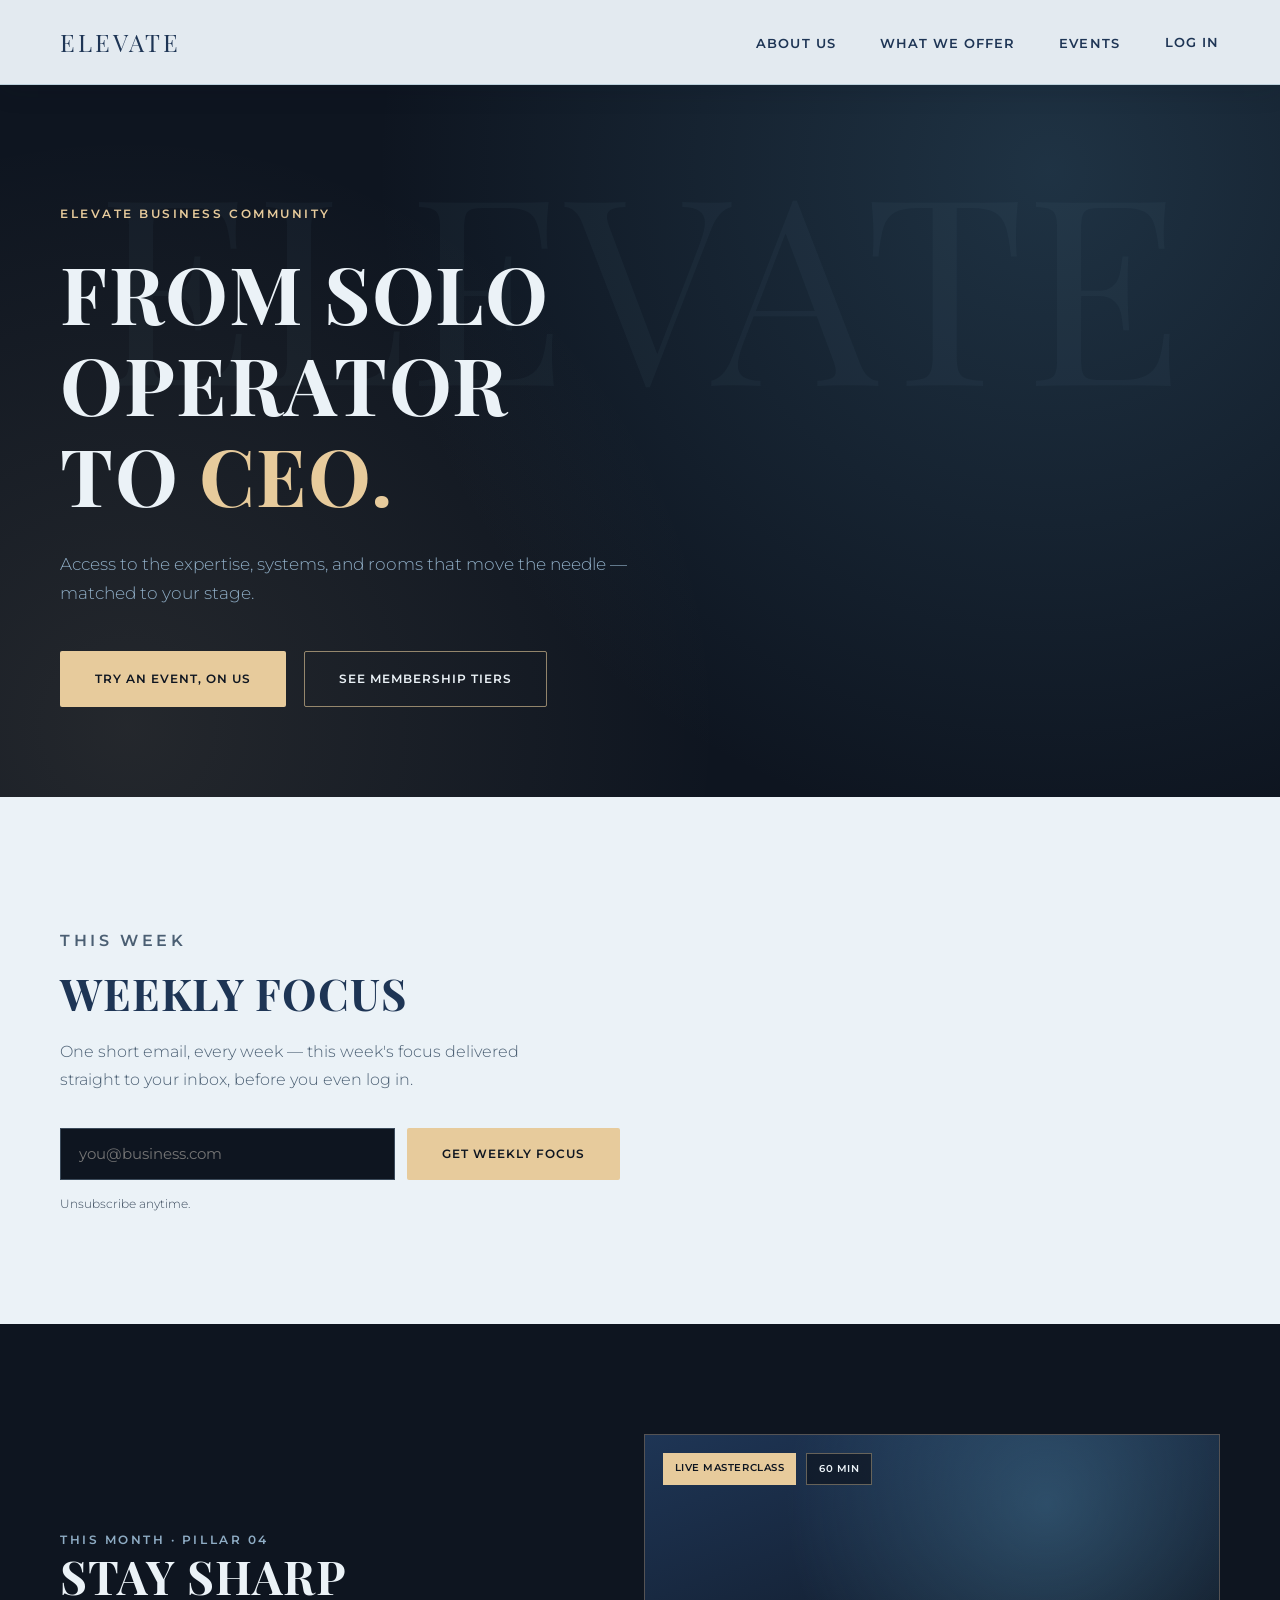
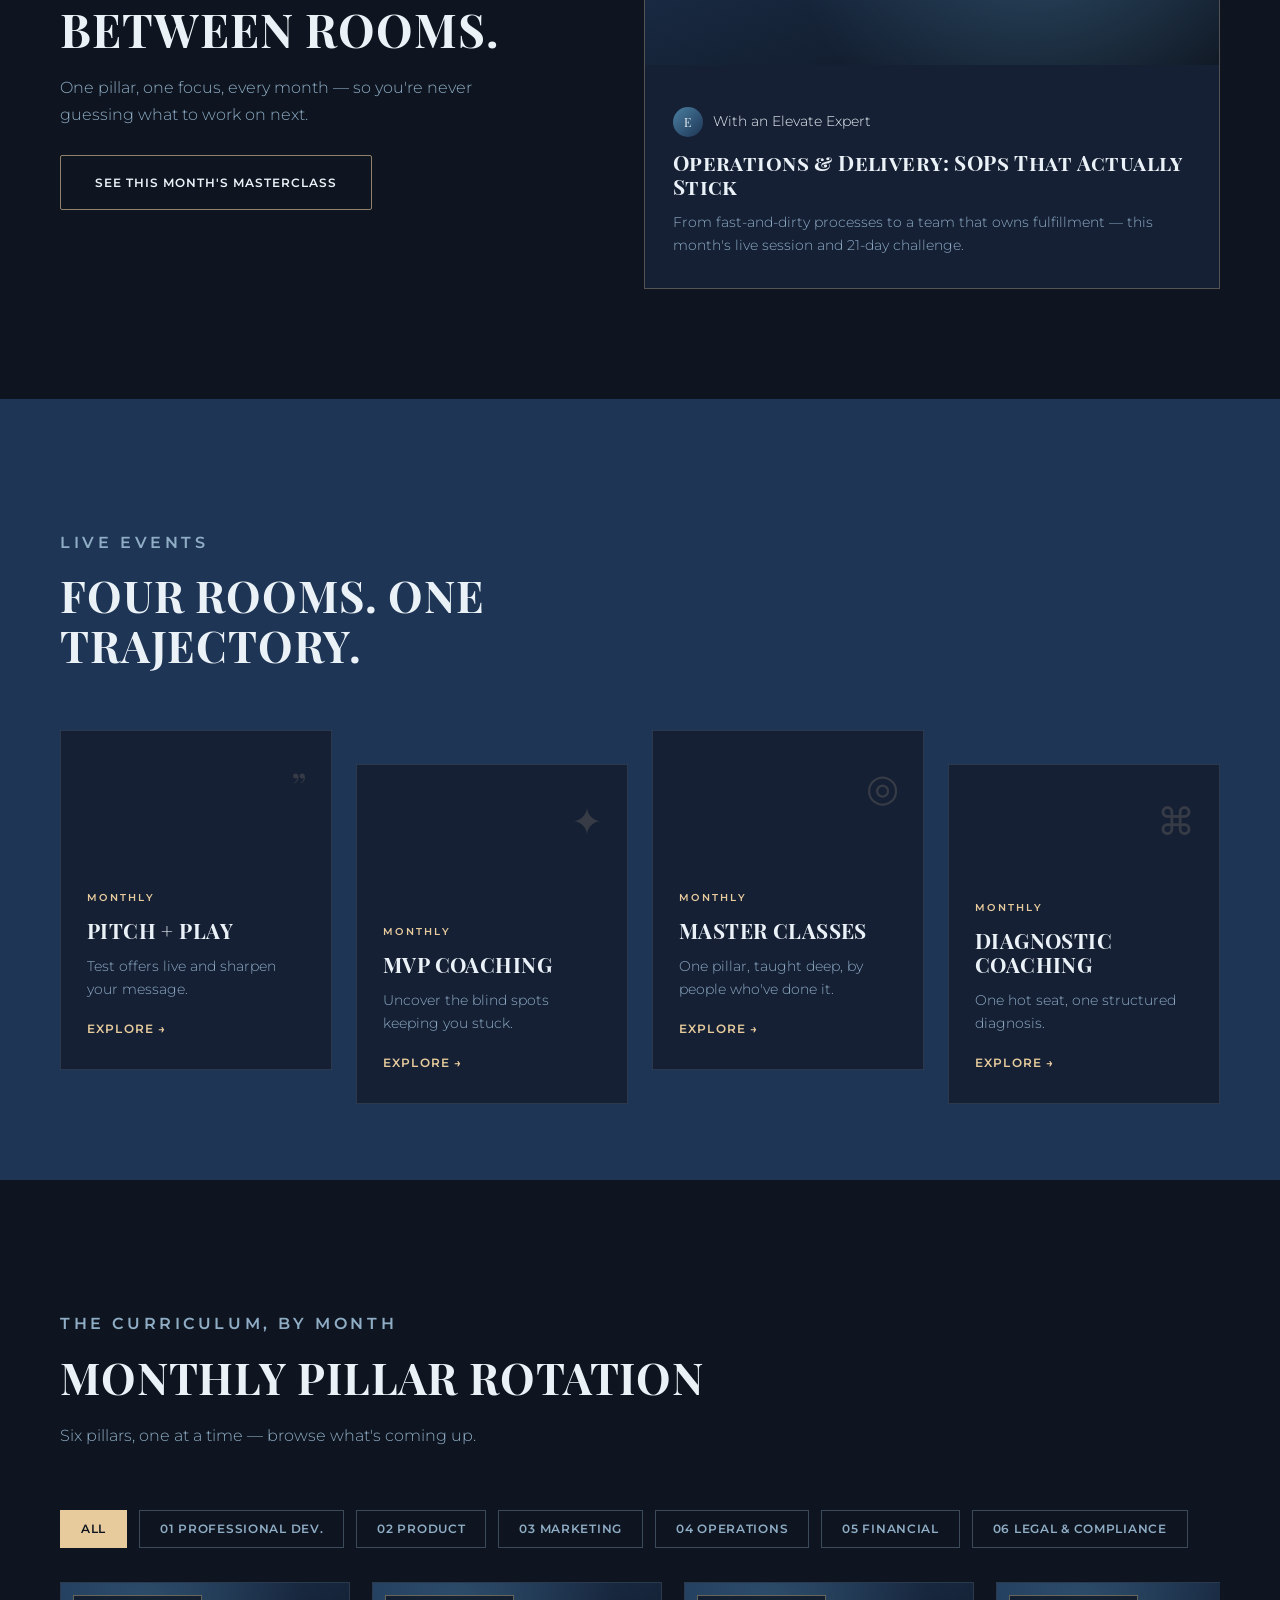
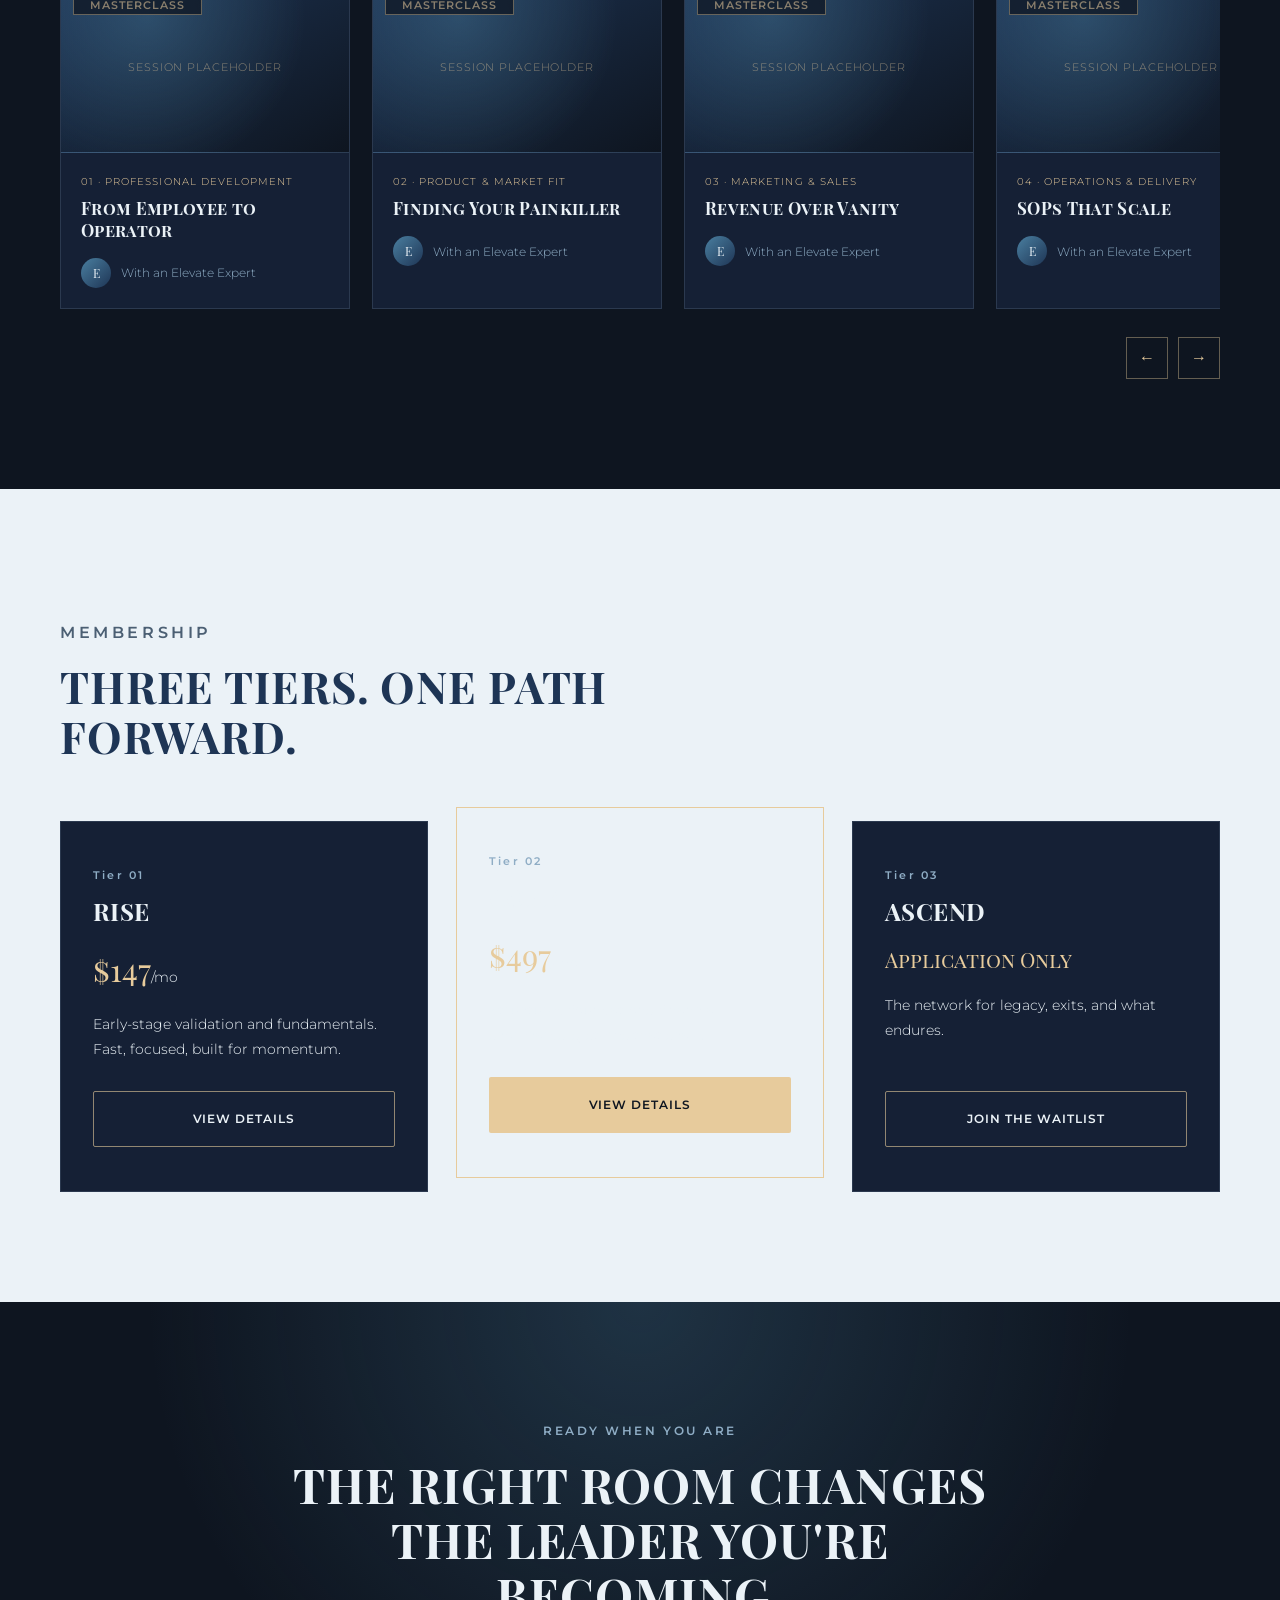
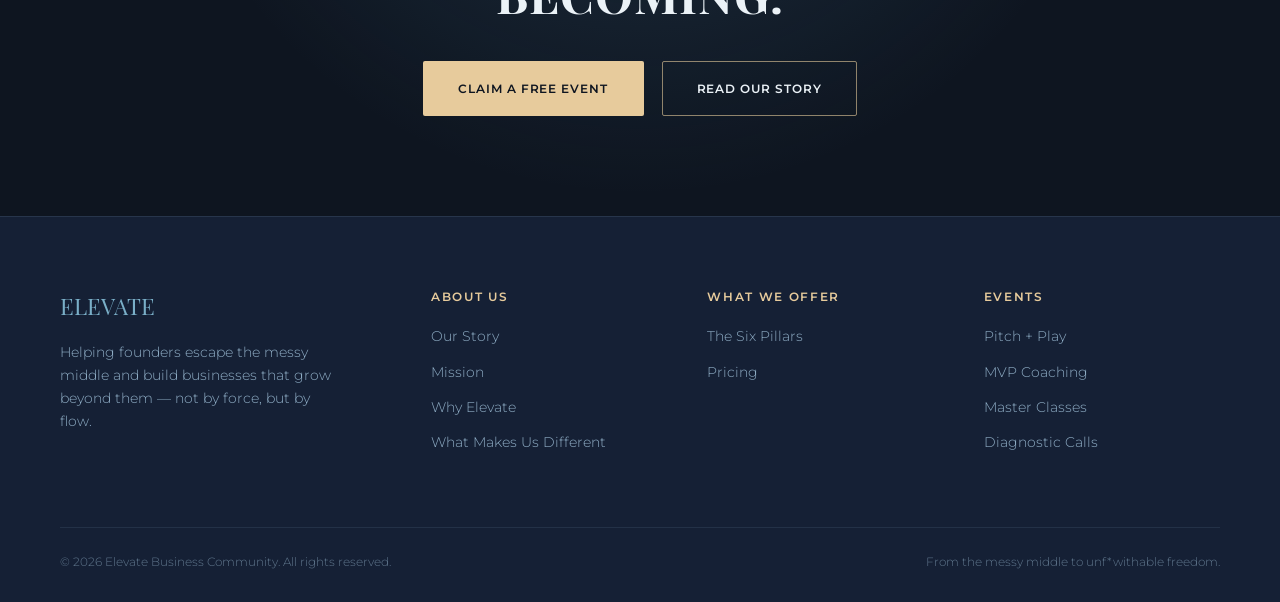
<file: index.html>
<!DOCTYPE html>
<html lang="en">
<head>
<meta charset="UTF-8">
<meta name="viewport" content="width=device-width, initial-scale=1.0">
<title>Elevate Business Community — From Solo Operator to CEO</title>
<link rel="stylesheet" href="style.css">
</head>
<body>

<header>
  <nav>
    <a href="index.html" class="logo">ELEVATE</a>
    <ul class="nav-links">
      <li class="dropdown"><a href="about.html">About Us</a>
        <ul class="dropdown-menu">
          <li><a href="about.html#our-story">Our Story</a></li>
          <li><a href="about.html#mission">Mission</a></li>
          <li><a href="about.html#why-elevate">Why Elevate</a></li>
          <li><a href="about.html#what-makes-us-different">What Makes Us Different</a></li>
        </ul>
      </li>
      <li class="dropdown"><a href="offer.html">What We Offer</a>
        <ul class="dropdown-menu">
          <li><a href="offer.html#pricing">Pricing</a></li>
        </ul>
      </li>
      <li class="dropdown"><a href="events.html">Events</a>
        <ul class="dropdown-menu">
          <li><a href="events.html#pitch-play">Pitch + Play</a></li>
          <li><a href="events.html#mvp-coaching">MVP Coaching</a></li>
          <li><a href="events.html#master-classes">Master Classes</a></li>
          <li><a href="events.html#diagnostic-calls">Business Diagnostic Coaching Calls</a></li>
        </ul>
      </li>
      <li class="nav-right"><a href="login.html" class="btn btn-nav">Log In</a></li>
    </ul>
    <button class="mobile-toggle" aria-label="Toggle menu">☰</button>
  </nav>
</header>

<!-- HERO -->
<section class="hero">
  <div class="wrap">
    <p class="eyebrow hero-eyebrow">Elevate Business Community</p>
    <h1>From solo operator<br> to <em>CEO.</em></h1>
    <p class="hero-lede">Access to the expertise, systems, and rooms that move the needle — matched to your stage.</p>
    <div class="hero-cta">
      <a href="events.html" class="btn btn-gold">Try an Event, On Us</a>
      <a href="offer.html#pricing" class="btn btn-outline">See Membership Tiers</a>
    </div>
  </div>
</section>

<!-- WEEKLY FOCUS (now newsletter signup) -->
<section class="section-mist reveal">
  <div class="wrap">
    <div class="section-head tight" style="margin-bottom:0;">
      <p class="eyebrow">This Week</p>
      <h2>Weekly Focus</h2>
      <p class="lede-short">One short email, every week — this week's focus delivered straight to your inbox, before you even log in.</p>
    </div>
    <form class="newsletter-form" style="margin-top:34px; max-width:560px; justify-content:flex-start;" onsubmit="return false;">
      <input type="email" placeholder="you@business.com" required aria-label="Email address">
      <button type="submit" class="btn btn-gold">Get Weekly Focus</button>
    </form>
    <p class="newsletter-note" style="margin-top:14px;">Unsubscribe anytime.</p>
  </div>
</section>

<!-- MONTHLY SPOTLIGHT (split, screenshot-2 inspired) -->
<section class="section-dark reveal">
  <div class="wrap spotlight">
    <div class="spotlight-copy">
      <p class="eyebrow">This Month · Pillar 04</p>
      <h2>Stay sharp between rooms.</h2>
      <p>One pillar, one focus, every month — so you're never guessing what to work on next.</p>
      <a href="events.html#master-classes" class="btn btn-outline" style="margin-top:26px;">See This Month's Masterclass</a>
    </div>
    <div class="spotlight-card">
      <div class="spotlight-visual">
        <div class="spotlight-tags">
          <span class="tag-chip">Live Masterclass</span>
          <span class="tag-chip ghost">60 MIN</span>
        </div>
      </div>
      <div class="spotlight-info">
        <div class="media-person"><span class="avatar-dot">E</span><span class="p-name">With an Elevate Expert</span></div>
        <h3>Operations &amp; Delivery: SOPs That Actually Stick</h3>
        <p>From fast-and-dirty processes to a team that owns fulfillment — this month's live session and 21-day challenge.</p>
      </div>
    </div>
  </div>
</section>

<!-- EVENT MOSAIC -->
<section class="section-inky reveal">
  <div class="wrap">
    <div class="section-head tight">
      <p class="eyebrow">Live Events</p>
      <h2>Four rooms. One trajectory.</h2>
    </div>

    <div class="mosaic">
      <a href="events.html#pitch-play" class="mosaic-card">
        <span class="mosaic-glyph">”</span>
        <span class="eyebrow m-eyebrow">Monthly</span>
        <h3>Pitch + Play</h3>
        <p>Test offers live and sharpen your message.</p>
        <span class="m-link">Explore →</span>
      </a>
      <a href="events.html#mvp-coaching" class="mosaic-card">
        <span class="mosaic-glyph">✦</span>
        <span class="eyebrow m-eyebrow">Monthly</span>
        <h3>MVP Coaching</h3>
        <p>Uncover the blind spots keeping you stuck.</p>
        <span class="m-link">Explore →</span>
      </a>
      <a href="events.html#master-classes" class="mosaic-card">
        <span class="mosaic-glyph">◎</span>
        <span class="eyebrow m-eyebrow">Monthly</span>
        <h3>Master Classes</h3>
        <p>One pillar, taught deep, by people who've done it.</p>
        <span class="m-link">Explore →</span>
      </a>
      <a href="events.html#diagnostic-calls" class="mosaic-card">
        <span class="mosaic-glyph">⌘</span>
        <span class="eyebrow m-eyebrow">Monthly</span>
        <h3>Diagnostic Coaching</h3>
        <p>One hot seat, one structured diagnosis.</p>
        <span class="m-link">Explore →</span>
      </a>
    </div>
  </div>
</section>

<!-- MONTHLY PILLAR CAROUSEL (screenshot-3 inspired) -->
<section class="section-dark reveal">
  <div class="wrap">
    <div class="section-head tight">
      <p class="eyebrow">The Curriculum, By Month</p>
      <h2>Monthly Pillar Rotation</h2>
      <p class="lede-short">Six pillars, one at a time — browse what's coming up.</p>
    </div>

    <div class="pill-row" data-pill-group="pillars">
      <button class="pill active" data-filter="all">All</button>
      <button class="pill" data-filter="p1">01 Professional Dev.</button>
      <button class="pill" data-filter="p2">02 Product</button>
      <button class="pill" data-filter="p3">03 Marketing</button>
      <button class="pill" data-filter="p4">04 Operations</button>
      <button class="pill" data-filter="p5">05 Financial</button>
      <button class="pill" data-filter="p6">06 Legal &amp; Compliance</button>
    </div>

    <div class="carousel-shell" data-carousel>
      <div class="carousel-track">
        <div class="media-card" data-belongs-to="pillars" data-category="p1">
          <div class="media-thumb"><span class="media-badge">Masterclass</span><span>Session Placeholder</span></div>
          <div class="media-body"><p class="media-eyebrow">01 · Professional Development</p><h3 class="media-title">From Employee to Operator</h3><div class="media-person"><span class="avatar-dot">E</span><span class="p-name">With an Elevate Expert</span></div></div>
        </div>
        <div class="media-card" data-belongs-to="pillars" data-category="p2">
          <div class="media-thumb"><span class="media-badge">Masterclass</span><span>Session Placeholder</span></div>
          <div class="media-body"><p class="media-eyebrow">02 · Product &amp; Market Fit</p><h3 class="media-title">Finding Your Painkiller</h3><div class="media-person"><span class="avatar-dot">E</span><span class="p-name">With an Elevate Expert</span></div></div>
        </div>
        <div class="media-card" data-belongs-to="pillars" data-category="p3">
          <div class="media-thumb"><span class="media-badge">Masterclass</span><span>Session Placeholder</span></div>
          <div class="media-body"><p class="media-eyebrow">03 · Marketing &amp; Sales</p><h3 class="media-title">Revenue Over Vanity</h3><div class="media-person"><span class="avatar-dot">E</span><span class="p-name">With an Elevate Expert</span></div></div>
        </div>
        <div class="media-card" data-belongs-to="pillars" data-category="p4">
          <div class="media-thumb"><span class="media-badge">Masterclass</span><span>Session Placeholder</span></div>
          <div class="media-body"><p class="media-eyebrow">04 · Operations &amp; Delivery</p><h3 class="media-title">SOPs That Scale</h3><div class="media-person"><span class="avatar-dot">E</span><span class="p-name">With an Elevate Expert</span></div></div>
        </div>
        <div class="media-card" data-belongs-to="pillars" data-category="p5">
          <div class="media-thumb"><span class="media-badge">Masterclass</span><span>Session Placeholder</span></div>
          <div class="media-body"><p class="media-eyebrow">05 · Financial Management</p><h3 class="media-title">Know Your Survival Number</h3><div class="media-person"><span class="avatar-dot">E</span><span class="p-name">With an Elevate Expert</span></div></div>
        </div>
        <div class="media-card" data-belongs-to="pillars" data-category="p6">
          <div class="media-thumb"><span class="media-badge">Masterclass</span><span>Session Placeholder</span></div>
          <div class="media-body"><p class="media-eyebrow">06 · Legal &amp; Compliance</p><h3 class="media-title">LLC, EIN, Locked In</h3><div class="media-person"><span class="avatar-dot">E</span><span class="p-name">With an Elevate Expert</span></div></div>
        </div>
      </div>
      <div class="carousel-nav">
        <button class="car-btn car-prev" aria-label="Scroll left">←</button>
        <button class="car-btn car-next" aria-label="Scroll right">→</button>
      </div>
    </div>
  </div>
</section>

<!-- TIERS SNAPSHOT -->
<section class="section-mist reveal">
  <div class="wrap">
    <div class="section-head tight">
      <p class="eyebrow">Membership</p>
      <h2>Three tiers. One path forward.</h2>
    </div>

    <div class="tiers">
      <div class="tier-card">
        <span class="tier-num">Tier 01</span>
        <h3>Rise</h3>
        <p class="tier-price", style="color:var(--electrum)">$147<small>/mo</small></p>
        <p class="tier-desc", style="color: var(--mist);">Early-stage validation and fundamentals. Fast, focused, built for momentum.</p>
        <a href="offer.html#pricing" class="btn btn-outline">View Details</a>
      </div>
      <div class="tier-card featured">
        <span class="tier-num">Tier 02</span>
        <h3>Core</h3>
        <p class="tier-price", style="color:var(--electrum);">$497<small>/mo</small></p>
        <p class="tier-desc", style="color: var(--mist);">Structured foundations, financial scorecards, systems that scale.</p>
        <a href="offer.html#pricing" class="btn btn-gold">View Details</a>
      </div>
      <div class="tier-card">
        <span class="tier-num">Tier 03</span>
        <h3>Ascend</h3>
        <p class="tier-price" style="font-size:1.3rem; color:var(--electrum);"">Application Only</p>
        <p class="tier-desc", style="color: var(--mist);">The network for legacy, exits, and what endures.</p>
        <a href="offer.html#pricing" class="btn btn-outline">Join the Waitlist</a>
      </div>
    </div>
  </div>
</section>

<!-- CTA -->
<section class="cta-band reveal">
  <div class="wrap">
    <p class="eyebrow">Ready when you are</p>
    <h2>The right room changes the leader you're becoming.</h2>
    <div class="cta-buttons">
      <a href="events.html" class="btn btn-gold">Claim a Free Event</a>
      <a href="about.html#our-story" class="btn btn-outline">Read Our Story</a>
    </div>
  </div>
</section>

<footer>
  <div class="wrap">
    <div class="footer-grid">
      <div>
        <div class="footer-logo">ELEVATE</div>
        <p class="footer-tag">Helping founders escape the messy middle and build businesses that grow beyond them — not by force, but by flow.</p>
      </div>
      <div class="footer-col">
        <h5>About Us</h5>
        <ul>
          <li><a href="about.html#our-story">Our Story</a></li>
          <li><a href="about.html#mission">Mission</a></li>
          <li><a href="about.html#why-elevate">Why Elevate</a></li>
          <li><a href="about.html#what-makes-us-different">What Makes Us Different</a></li>
        </ul>
      </div>
      <div class="footer-col">
        <h5>What We Offer</h5>
        <ul>
          <li><a href="offer.html">The Six Pillars</a></li>
          <li><a href="offer.html#pricing">Pricing</a></li>
        </ul>
      </div>
      <div class="footer-col">
        <h5>Events</h5>
        <ul>
          <li><a href="events.html#pitch-play">Pitch + Play</a></li>
          <li><a href="events.html#mvp-coaching">MVP Coaching</a></li>
          <li><a href="events.html#master-classes">Master Classes</a></li>
          <li><a href="events.html#diagnostic-calls">Diagnostic Calls</a></li>
        </ul>
      </div>
    </div>
    <div class="footer-bottom">
      <span>© 2026 Elevate Business Community. All rights reserved.</span>
      <span>From the messy middle to unf*withable freedom.</span>
    </div>
  </div>
</footer>

<script src="main.js"></script>
</body>
</html>
</file>
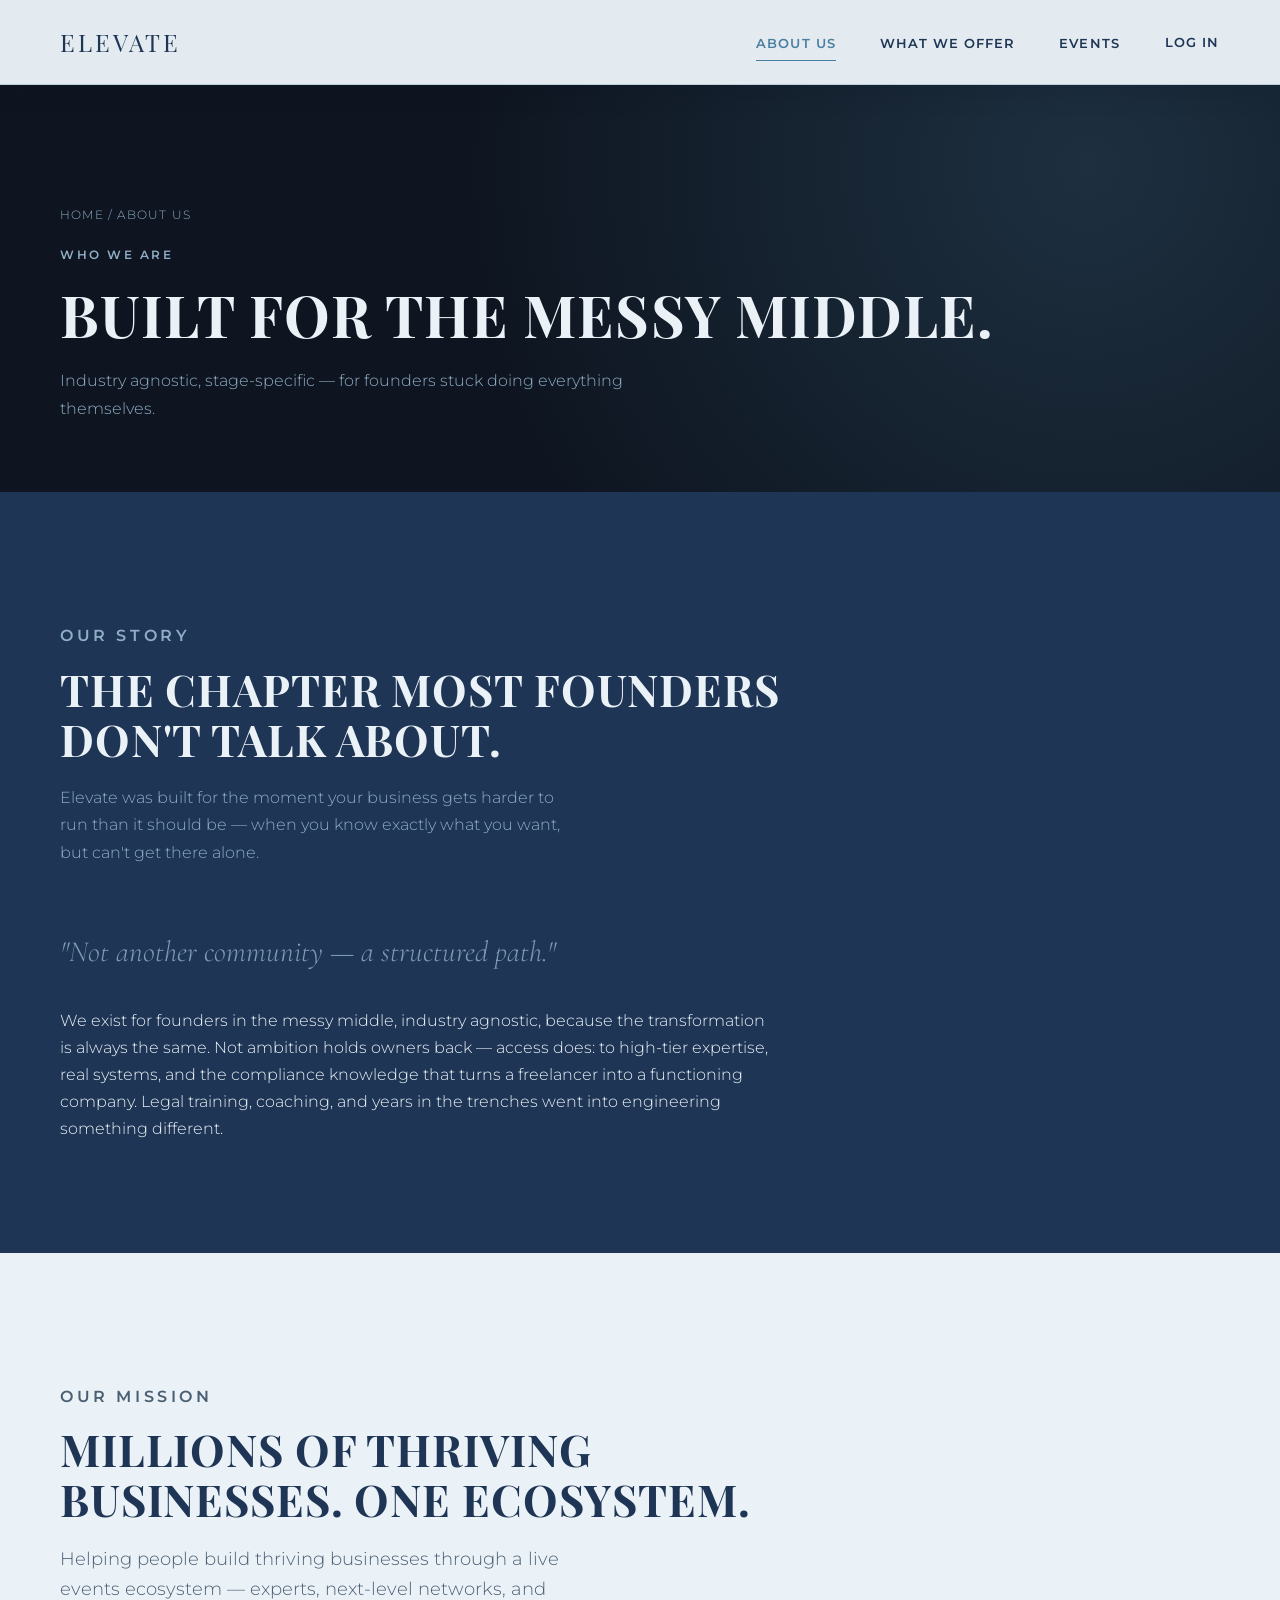
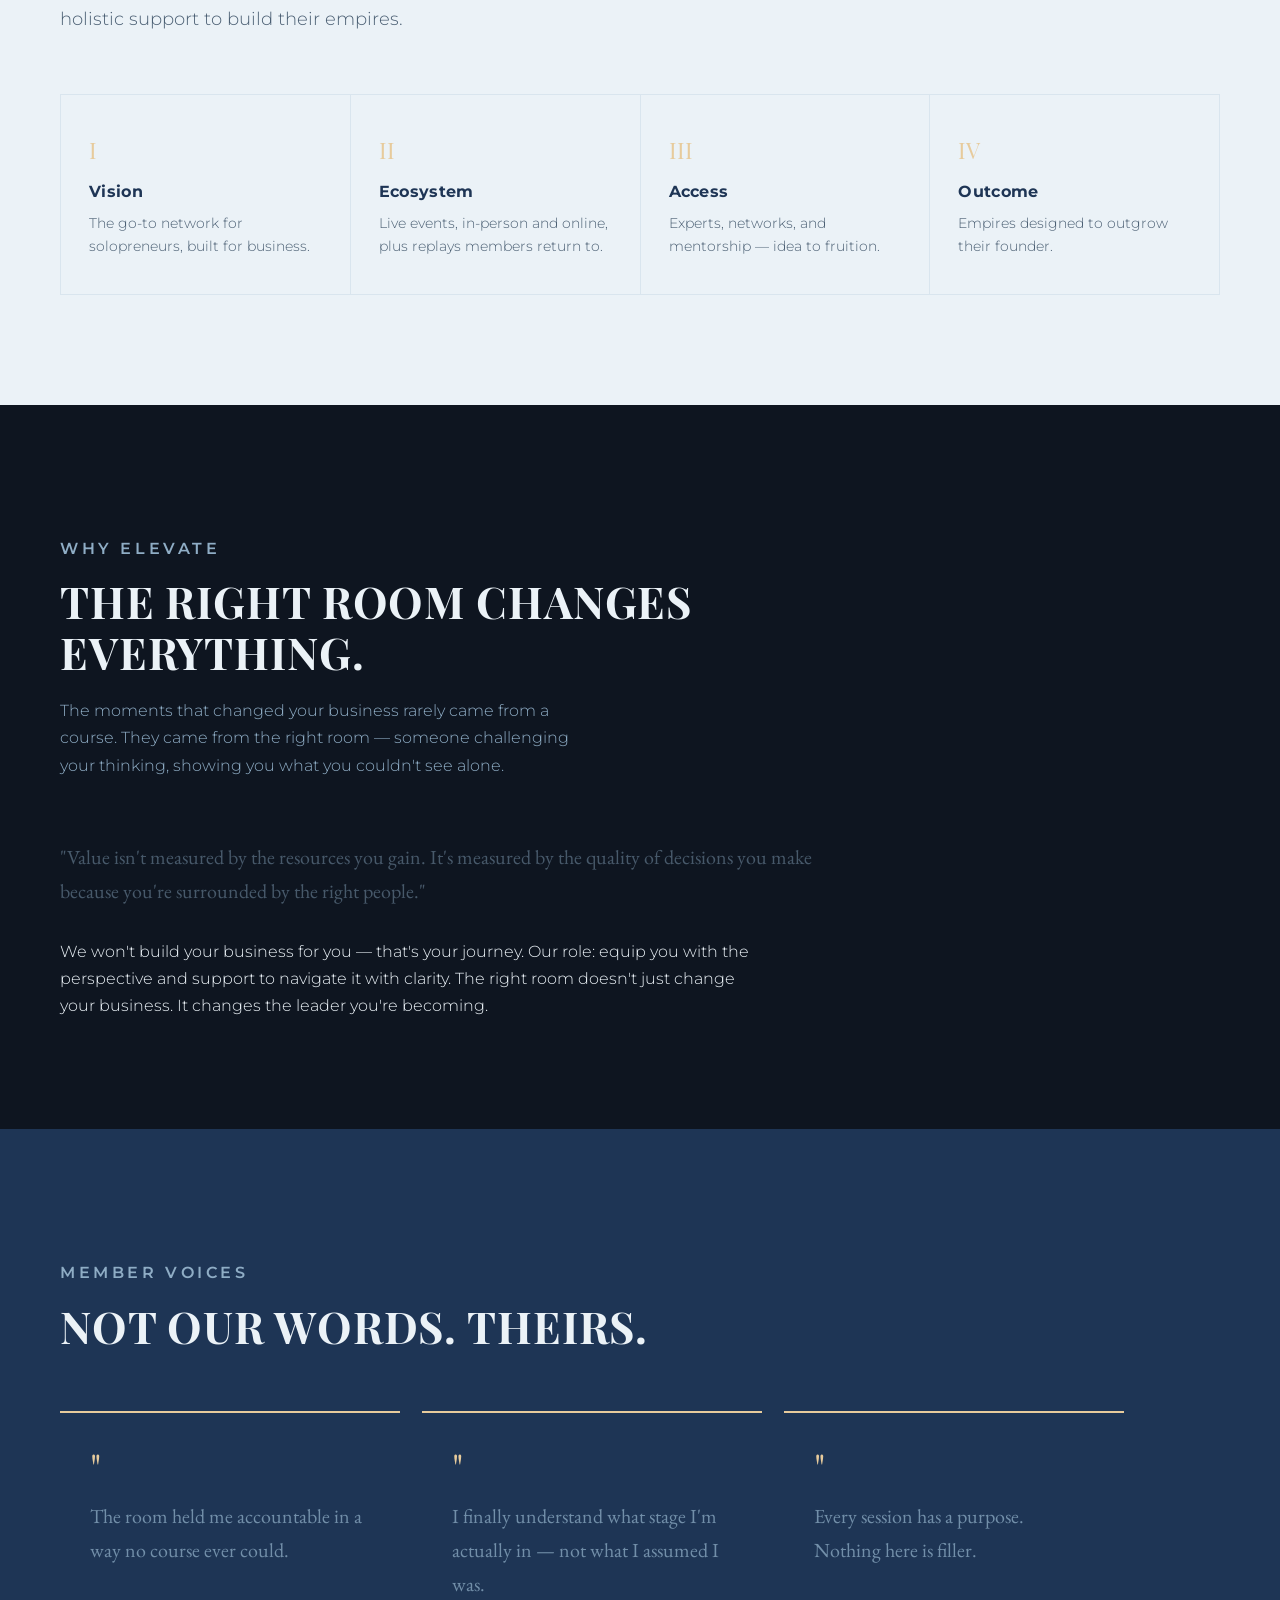
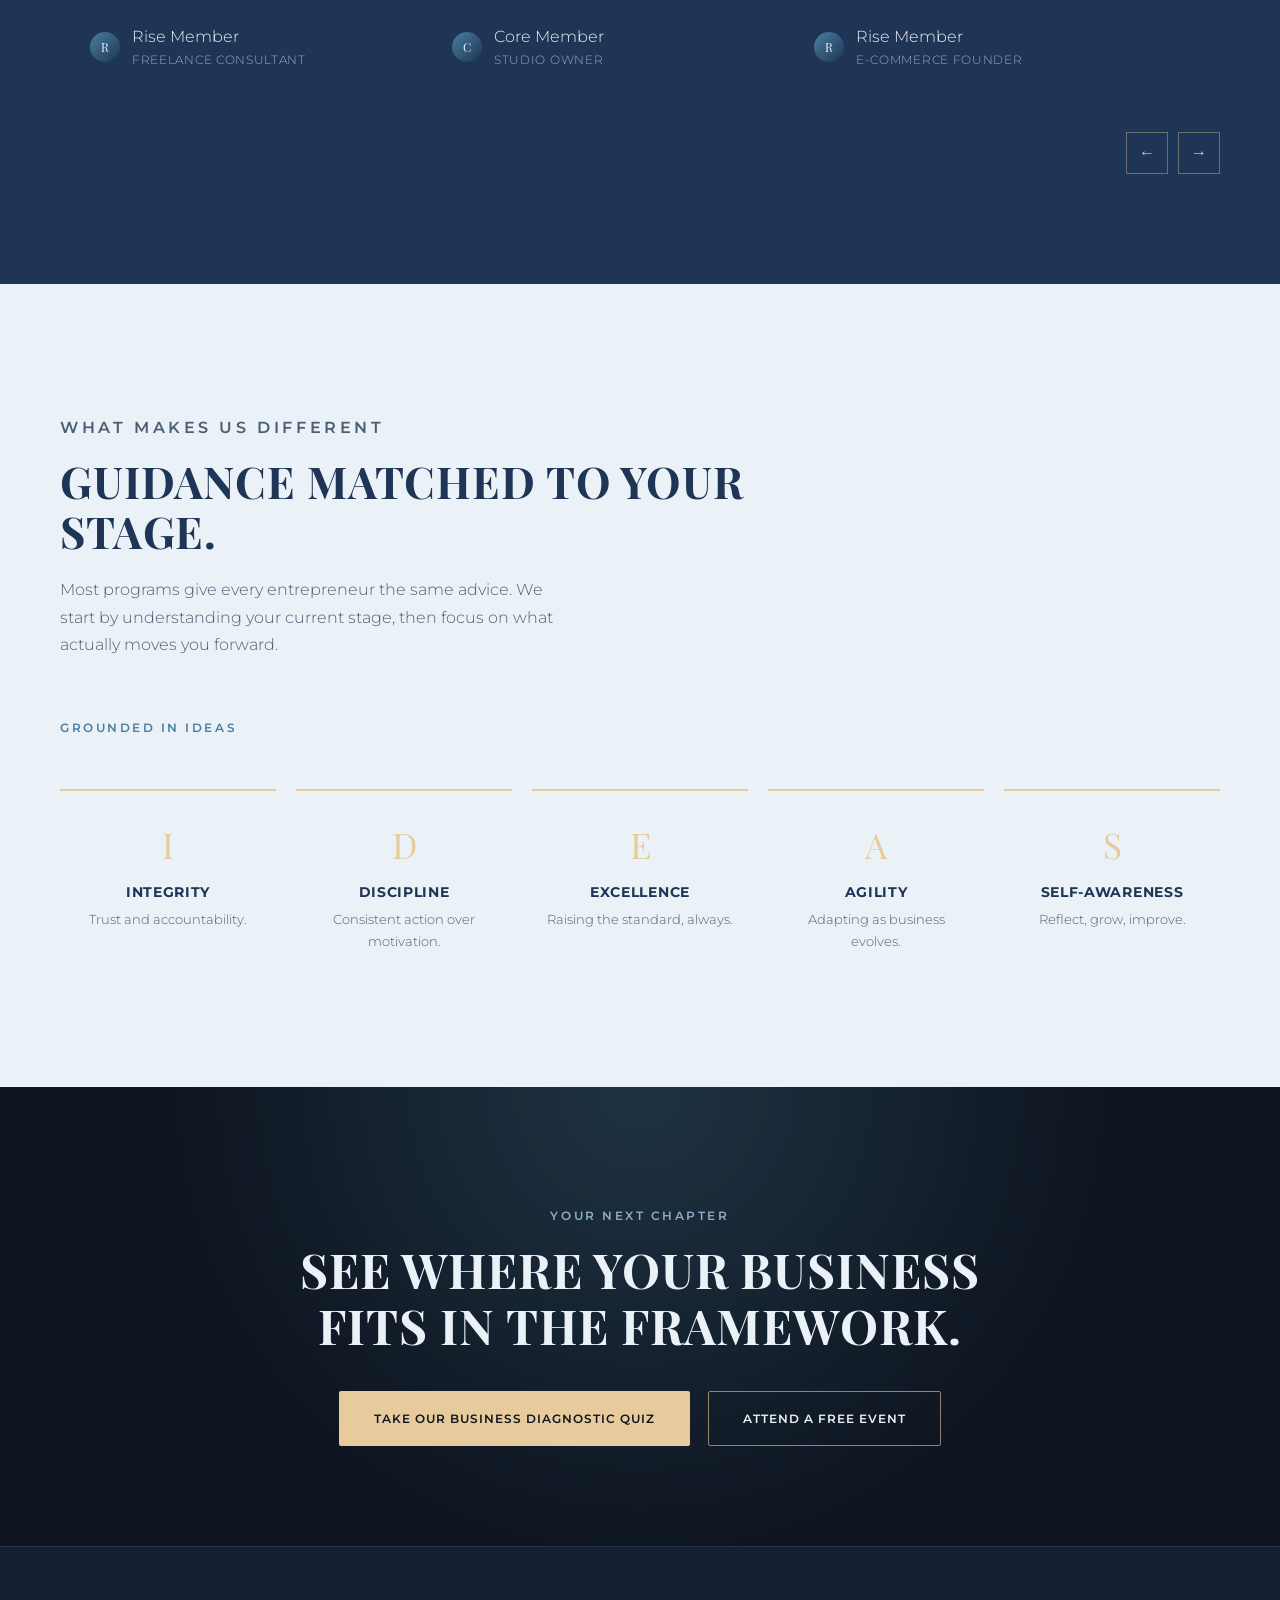
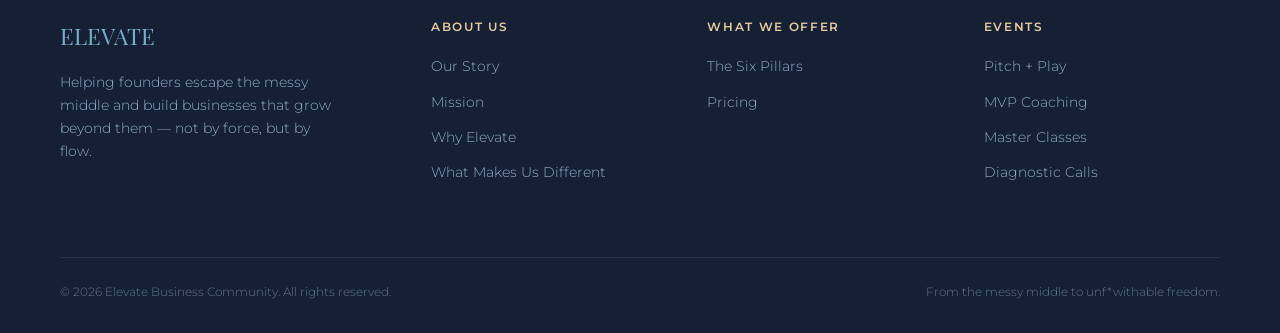
<file: about.html>
<!DOCTYPE html>
<html lang="en">
<head>
<meta charset="UTF-8">
<meta name="viewport" content="width=device-width, initial-scale=1.0">
<title>About Us — Elevate Business Community</title>
<link rel="stylesheet" href="style.css">
</head>
<body>

<header>
  <nav>
    <a href="index.html" class="logo">ELEVATE</a>
    <ul class="nav-links">
      <li class="dropdown"><a href="about.html">About Us</a>
        <ul class="dropdown-menu">
          <li><a href="about.html#our-story">Our Story</a></li>
          <li><a href="about.html#mission">Mission</a></li>
          <li><a href="about.html#why-elevate">Why Elevate</a></li>
          <li><a href="about.html#what-makes-us-different">What Makes Us Different</a></li>
        </ul>
      </li>
      <li class="dropdown"><a href="offer.html">What We Offer</a>
        <ul class="dropdown-menu">
          <li><a href="offer.html#pricing">Pricing</a></li>
        </ul>
      </li>
      <li class="dropdown"><a href="events.html">Events</a>
        <ul class="dropdown-menu">
          <li><a href="events.html#pitch-play">Pitch + Play</a></li>
          <li><a href="events.html#mvp-coaching">MVP Coaching</a></li>
          <li><a href="events.html#master-classes">Master Classes</a></li>
          <li><a href="events.html#diagnostic-calls">Business Diagnostic Coaching Calls</a></li>
        </ul>
      </li>
      <li class="nav-right"><a href="login.html" class="btn btn-nav">Log In</a></li>
    </ul>
    <button class="mobile-toggle" aria-label="Toggle menu">☰</button>
  </nav>
</header>

<div class="page-header">
  <div class="wrap">
    <p class="crumb"><a href="index.html">Home</a> / About Us</p>
    <p class="eyebrow">Who We Are</p>
    <h1>Built for the messy middle.</h1>
    <p>Industry agnostic, stage-specific — for founders stuck doing everything themselves.</p>
  </div>
</div>

<!-- OUR STORY -->
<section id="our-story" class="section-inky reveal">
  <div class="wrap">
    <div class="section-head tight">
      <p class="eyebrow">Our Story</p>
      <h2>The chapter most founders don't talk about.</h2>
      <p class="lede-short">Elevate was built for the moment your business gets harder to run than it should be — when you know exactly what you want, but can't get there alone.</p>
    </div>

    <p class="quote-script" style="display:block; max-width:820px; margin:10px 0 30px;">"Not another community — a structured path."</p>

    <p style="max-width:720px;">We exist for founders in the messy middle, industry agnostic, because the transformation is always the same. Not ambition holds owners back — access does: to high-tier expertise, real systems, and the compliance knowledge that turns a freelancer into a functioning company. Legal training, coaching, and years in the trenches went into engineering something different.</p>
  </div>
</section>

<!-- MISSION -->
<section id="mission" class="section-mist reveal">
  <div class="wrap">
    <div class="section-head tight" style="max-width:820px;">
      <p class="eyebrow">Our Mission</p>
      <h2>Millions of thriving businesses. One ecosystem.</h2>
      <p style="font-size:1.1rem;">Helping people build thriving businesses through a live events ecosystem — experts, next-level networks, and holistic support to build their empires.</p>
    </div>
    <div class="strip">
      <div class="strip-item"><span class="num">I</span><h4>Vision</h4><p>The go-to network for solopreneurs, built for business.</p></div>
      <div class="strip-item"><span class="num">II</span><h4>Ecosystem</h4><p>Live events, in-person and online, plus replays members return to.</p></div>
      <div class="strip-item"><span class="num">III</span><h4>Access</h4><p>Experts, networks, and mentorship — idea to fruition.</p></div>
      <div class="strip-item"><span class="num">IV</span><h4>Outcome</h4><p>Empires designed to outgrow their founder.</p></div>
    </div>
  </div>
</section>

<!-- WHY ELEVATE -->
<section id="why-elevate" class="section-dark reveal">
  <div class="wrap">
    <div class="section-head tight">
      <p class="eyebrow">Why Elevate</p>
      <h2>The right room changes everything.</h2>
      <p class="lede-short">The moments that changed your business rarely came from a course. They came from the right room — someone challenging your thinking, showing you what you couldn't see alone.</p>
    </div>
    <p class="quote" style="display:block; max-width:760px; margin-bottom:30px;">"Value isn't measured by the resources you gain. It's measured by the quality of decisions you make because you're surrounded by the right people."</p>
    <p style="max-width:700px;">We won't build your business for you — that's your journey. Our role: equip you with the perspective and support to navigate it with clarity. The right room doesn't just change your business. It changes the leader you're becoming.</p>
  </div>
</section>

<!-- TESTIMONIALS -->
<section class="section-inky reveal">
  <div class="wrap">
    <div class="section-head tight">
      <p class="eyebrow">Member Voices</p>
      <h2>Not our words. Theirs.</h2>
    </div>
    <div class="carousel-shell" data-carousel>
      <div class="carousel-track">
        <div class="testi-card">
          <span class="testi-mark">"</span>
          <p class="quote">The room held me accountable in a way no course ever could.</p>
          <div class="testi-person"><span class="avatar-dot">R</span><div><div class="p-name">Rise Member</div><div class="p-role">Freelance Consultant</div></div></div>
        </div>
        <div class="testi-card">
          <span class="testi-mark">"</span>
          <p class="quote">I finally understand what stage I'm actually in — not what I assumed I was.</p>
          <div class="testi-person"><span class="avatar-dot">C</span><div><div class="p-name">Core Member</div><div class="p-role">Studio Owner</div></div></div>
        </div>
        <div class="testi-card">
          <span class="testi-mark">"</span>
          <p class="quote">Every session has a purpose. Nothing here is filler.</p>
          <div class="testi-person"><span class="avatar-dot">R</span><div><div class="p-name">Rise Member</div><div class="p-role">E-Commerce Founder</div></div></div>
        </div>
      </div>
      <div class="carousel-nav">
        <button class="car-btn car-prev" aria-label="Scroll left">←</button>
        <button class="car-btn car-next" aria-label="Scroll right">→</button>
      </div>
    </div>
  </div>
</section>

<!-- WHAT MAKES US DIFFERENT -->
<section id="what-makes-us-different" class="section-mist reveal">
  <div class="wrap">
    <div class="section-head tight">
      <p class="eyebrow">What Makes Us Different</p>
      <h2>Guidance matched to your stage.</h2>
      <p class="lede-short">Most programs give every entrepreneur the same advice. We start by understanding your current stage, then focus on what actually moves you forward.</p>
    </div>

    <p class="eyebrow" style="margin-bottom:10px;">Grounded in IDEAS</p>
    <div class="values-row">
      <div class="value-item"><span class="letter">I</span><h4>Integrity</h4><p>Trust and accountability.</p></div>
      <div class="value-item"><span class="letter">D</span><h4>Discipline</h4><p>Consistent action over motivation.</p></div>
      <div class="value-item"><span class="letter">E</span><h4>Excellence</h4><p>Raising the standard, always.</p></div>
      <div class="value-item"><span class="letter">A</span><h4>Agility</h4><p>Adapting as business evolves.</p></div>
      <div class="value-item"><span class="letter">S</span><h4>Self-Awareness</h4><p>Reflect, grow, improve.</p></div>
    </div>
  </div>
</section>

<section class="cta-band reveal">
  <div class="wrap">
    <p class="eyebrow">Your Next Chapter</p>
    <h2>See where your business fits in the framework.</h2>
    <div class="cta-buttons">
      <a href="events.html#diagnostic-calls" class="btn btn-gold">Take Our Business Diagnostic Quiz</a>
      <a href="events.html" class="btn btn-outline">Attend a Free Event</a>
    </div>
  </div>
</section>

<footer>
  <div class="wrap">
    <div class="footer-grid">
      <div>
        <div class="footer-logo">ELEVATE</div>
        <p class="footer-tag">Helping founders escape the messy middle and build businesses that grow beyond them — not by force, but by flow.</p>
      </div>
      <div class="footer-col">
        <h5>About Us</h5>
        <ul>
          <li><a href="about.html#our-story">Our Story</a></li>
          <li><a href="about.html#mission">Mission</a></li>
          <li><a href="about.html#why-elevate">Why Elevate</a></li>
          <li><a href="about.html#what-makes-us-different">What Makes Us Different</a></li>
        </ul>
      </div>
      <div class="footer-col">
        <h5>What We Offer</h5>
        <ul>
          <li><a href="offer.html">The Six Pillars</a></li>
          <li><a href="offer.html#pricing">Pricing</a></li>
        </ul>
      </div>
      <div class="footer-col">
        <h5>Events</h5>
        <ul>
          <li><a href="events.html#pitch-play">Pitch + Play</a></li>
          <li><a href="events.html#mvp-coaching">MVP Coaching</a></li>
          <li><a href="events.html#master-classes">Master Classes</a></li>
          <li><a href="events.html#diagnostic-calls">Diagnostic Calls</a></li>
        </ul>
      </div>
    </div>
    <div class="footer-bottom">
      <span>© 2026 Elevate Business Community. All rights reserved.</span>
      <span>From the messy middle to unf*withable freedom.</span>
    </div>
  </div>
</footer>

<script src="main.js"></script>
</body>
</html>
</file>
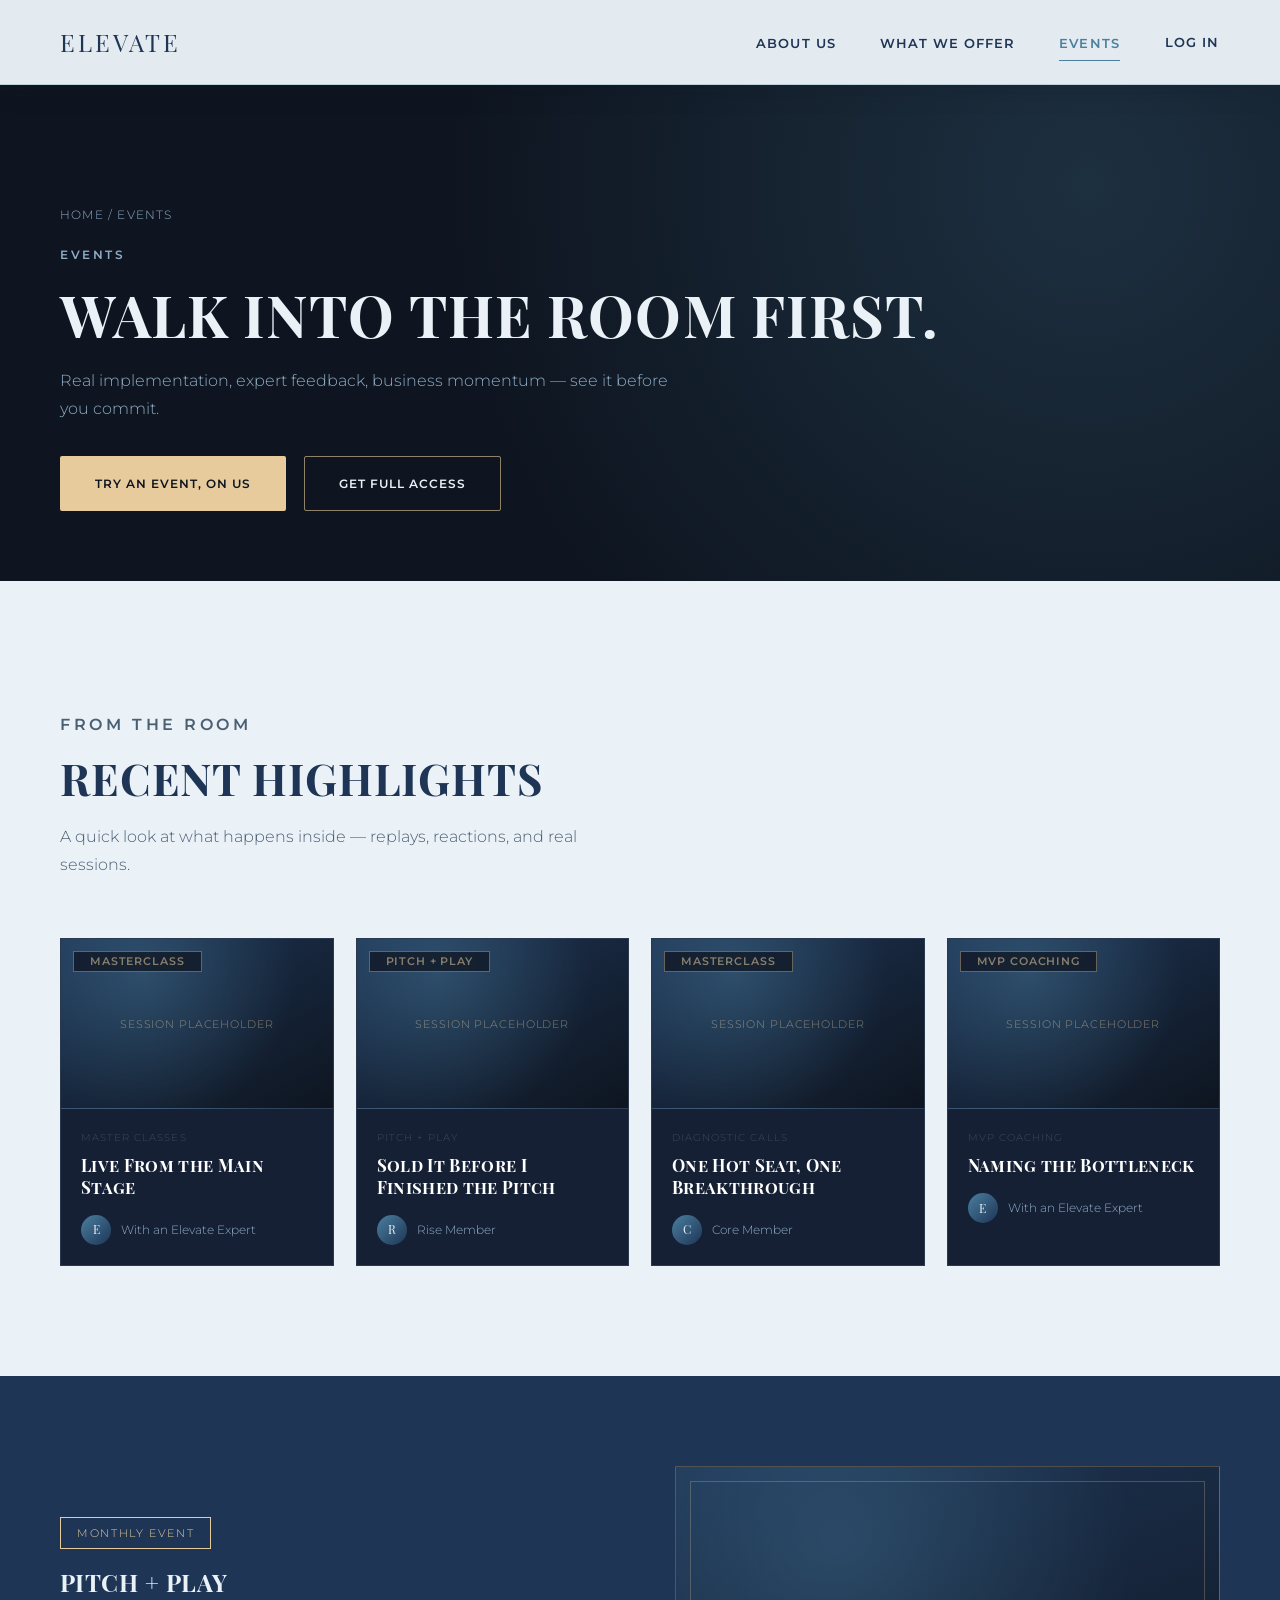
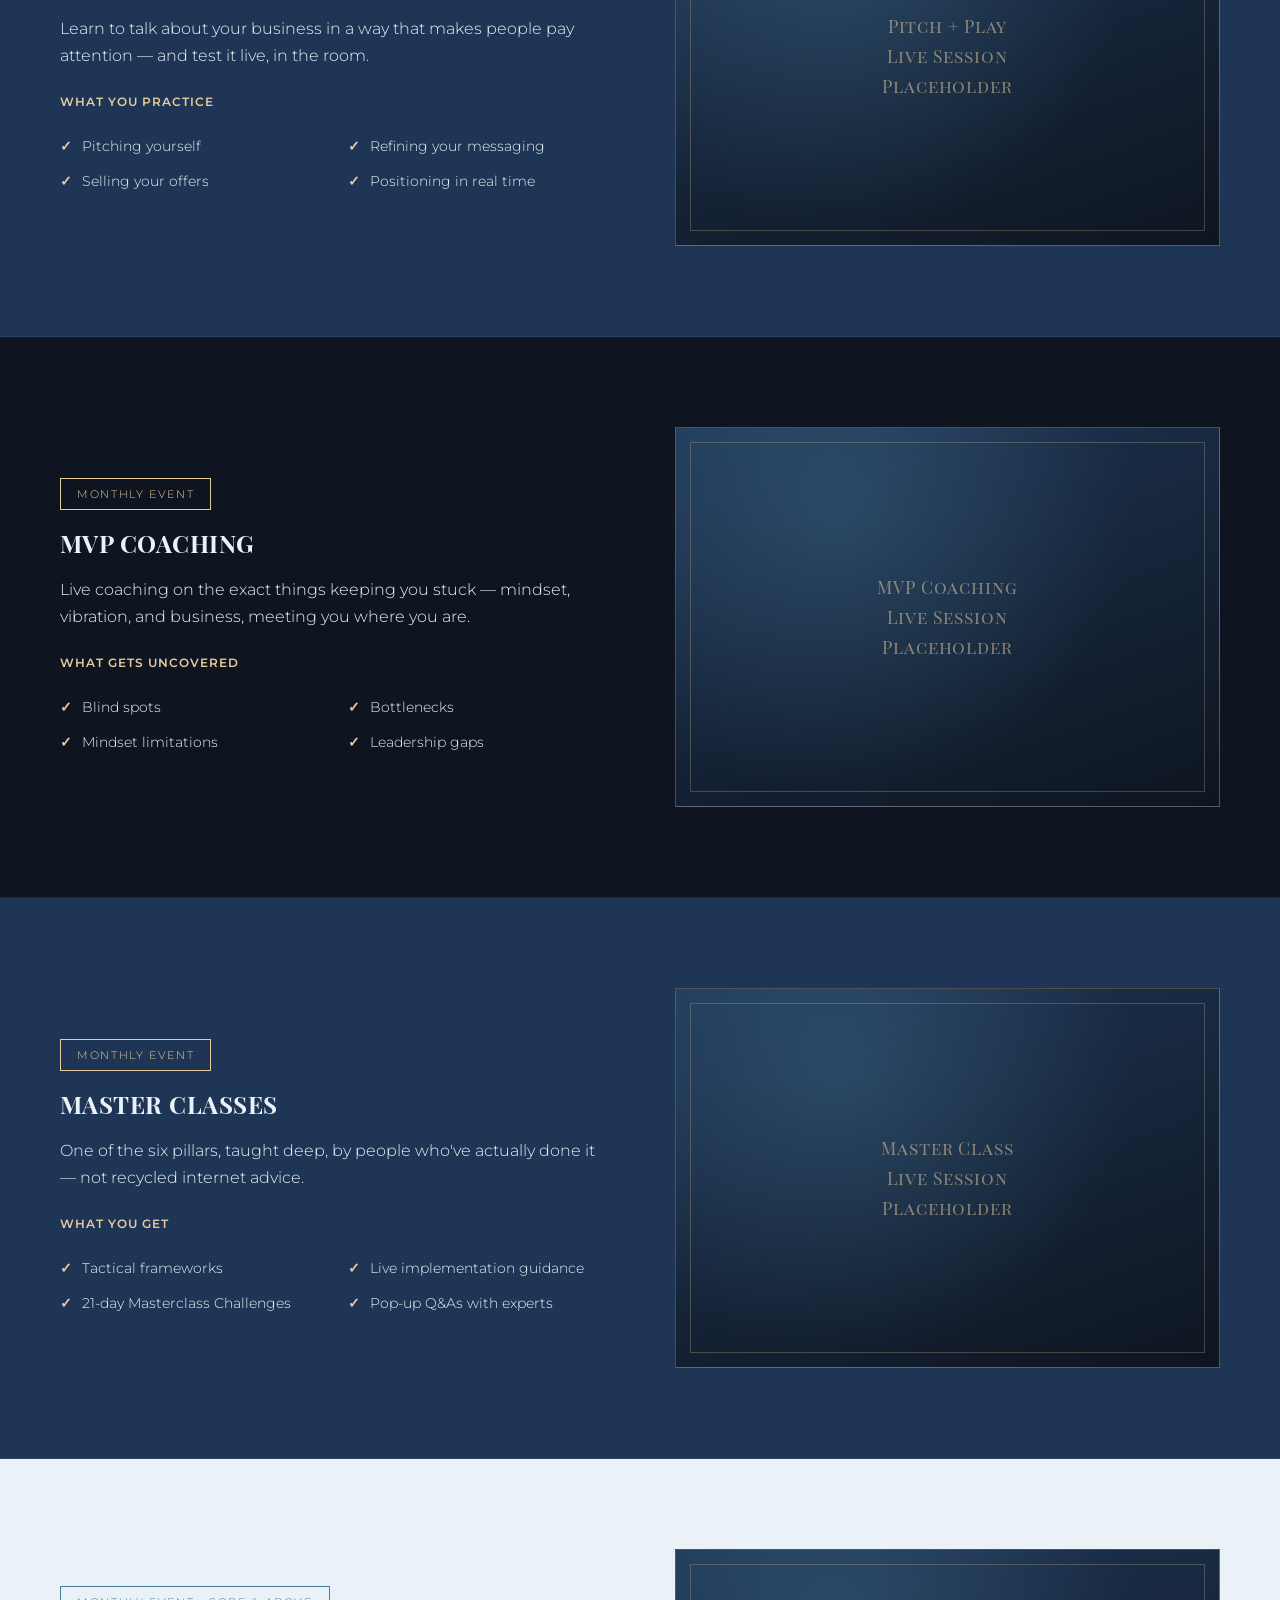
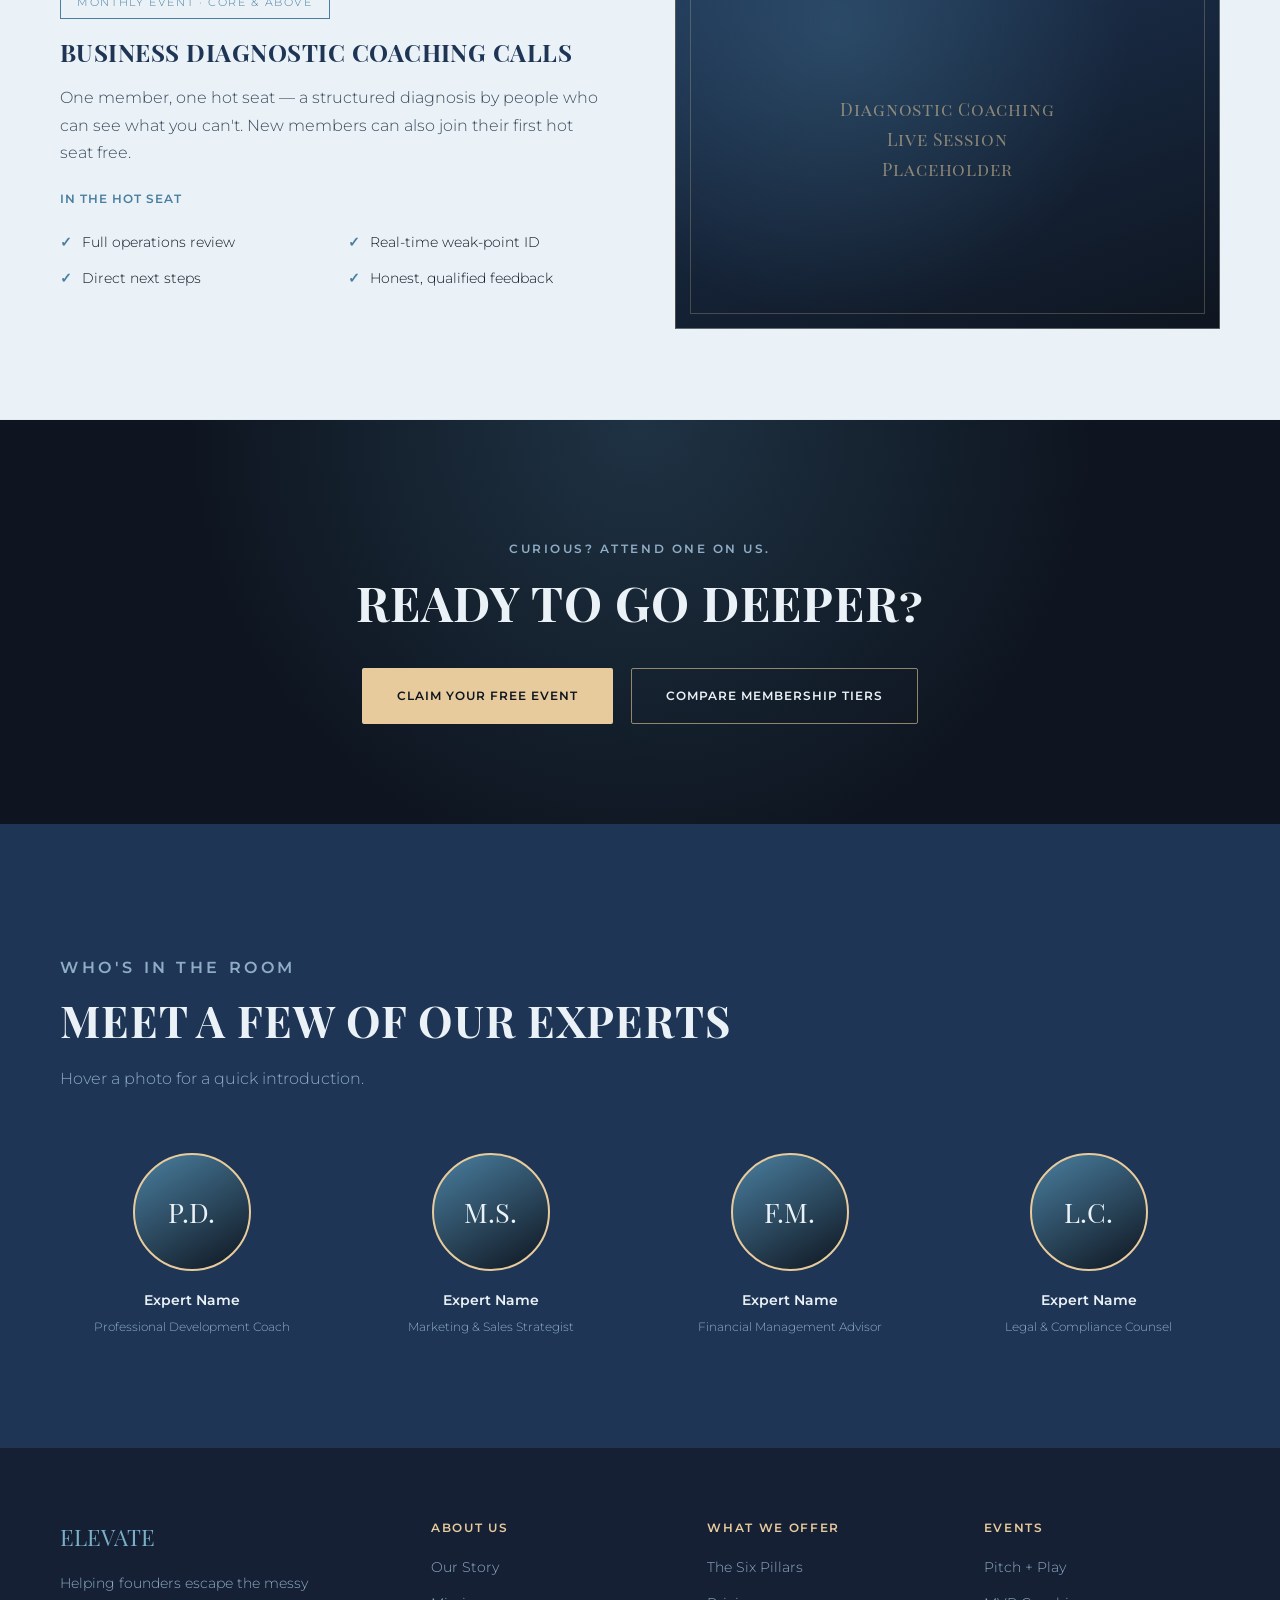
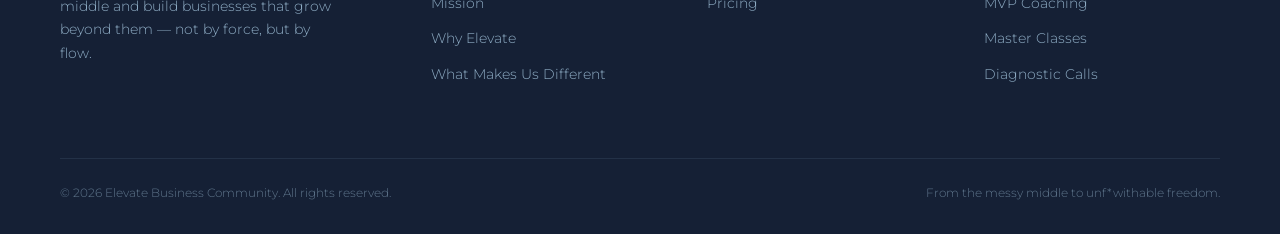
<file: events.html>
<!DOCTYPE html>
<html lang="en">
<head>
<meta charset="UTF-8">
<meta name="viewport" content="width=device-width, initial-scale=1.0">
<title>Events — Elevate Business Community</title>
<link rel="stylesheet" href="style.css">
<style>
  .event-block{padding:90px 0; border-bottom:1px solid rgba(143,173,197,0.12);}
  .event-block:last-of-type{border-bottom:none;}
  .event-tag{display:inline-block; padding:6px 16px; border:1px solid var(--electrum); color:var(--electrum); font-family:var(--font-sub); font-size:0.68rem; letter-spacing:0.15em; text-transform:uppercase; margin-bottom:20px;}
  .checklist{display:grid; grid-template-columns:1fr 1fr; gap:12px 30px; margin-top:22px;}
  .checklist li{font-size:0.88rem; padding-left:22px; position:relative;}
  .checklist li::before{content:'✓'; position:absolute; left:0; color:var(--electrum); font-weight:700;}
  @media(max-width:700px){.checklist{grid-template-columns:1fr;}}
</style>
</head>
<body>
 
<header>
  <nav>
    <a href="index.html" class="logo">ELEVATE</a>
    <ul class="nav-links">
      <li class="dropdown"><a href="about.html">About Us</a>
        <ul class="dropdown-menu">
          <li><a href="about.html#our-story">Our Story</a></li>
          <li><a href="about.html#mission">Mission</a></li>
          <li><a href="about.html#why-elevate">Why Elevate</a></li>
          <li><a href="about.html#what-makes-us-different">What Makes Us Different</a></li>
        </ul>
      </li>
      <li class="dropdown"><a href="offer.html">What We Offer</a>
        <ul class="dropdown-menu">
          <li><a href="offer.html#pricing">Pricing</a></li>
        </ul>
      </li>
      <li class="dropdown"><a href="events.html">Events</a>
        <ul class="dropdown-menu">
          <li><a href="events.html#pitch-play">Pitch + Play</a></li>
          <li><a href="events.html#mvp-coaching">MVP Coaching</a></li>
          <li><a href="events.html#master-classes">Master Classes</a></li>
          <li><a href="events.html#diagnostic-calls">Business Diagnostic Coaching Calls</a></li>
        </ul>
      </li>
      <li class="nav-right"><a href="login.html" class="btn btn-nav">Log In</a></li>
    </ul>
    <button class="mobile-toggle" aria-label="Toggle menu">☰</button>
  </nav>
</header>
 
<div class="page-header">
  <div class="wrap">
    <p class="crumb"><a href="index.html">Home</a> / Events</p>
    <p class="eyebrow">Events</p>
    <h1>Walk into the room first.</h1>
    <p>Real implementation, expert feedback, business momentum — see it before you commit.</p>
    <div class="hero-cta" style="margin-top:34px;">
      <a href="#pitch-play" class="btn btn-gold">Try an Event, On Us</a>
      <a href="offer.html#pricing" class="btn btn-outline">Get Full Access</a>
    </div>
  </div>
</div>
 
<!-- HIGHLIGHT REEL -->
<section class="section-mist reveal">
  <div class="wrap">
    <div class="section-head tight">
      <p class="eyebrow">From the Room</p>
      <h2>Recent Highlights</h2>
      <p class="lede-short">A quick look at what happens inside — replays, reactions, and real sessions.</p>
    </div>
    <div class="media-grid">
      <div class="media-card">
        <div class="media-thumb"><span class="media-badge">Masterclass</span><span>Session Placeholder</span></div>
        <div class="media-body"><p class="media-eyebrow">Master Classes</p><h3 class="media-title", style="color:white">Live From the Main Stage</h3><div class="media-person"><span class="avatar-dot">E</span><span class="p-name">With an Elevate Expert</span></div></div>
      </div>
      <div class="media-card">
        <div class="media-thumb"><span class="media-badge">Pitch + Play</span><span>Session Placeholder</span></div>
        <div class="media-body"><p class="media-eyebrow">Pitch + Play</p><h3 class="media-title", style="color:white">Sold It Before I Finished the Pitch</h3><div class="media-person"><span class="avatar-dot">R</span><span class="p-name">Rise Member</span></div></div>
      </div>
      <div class="media-card">
        <div class="media-thumb"><span class="media-badge">Masterclass</span><span>Session Placeholder</span></div>
        <div class="media-body"><p class="media-eyebrow">Diagnostic Calls</p><h3 class="media-title", style="color:white">One Hot Seat, One Breakthrough</h3><div class="media-person"><span class="avatar-dot">C</span><span class="p-name">Core Member</span></div></div>
      </div>
      <div class="media-card">
        <div class="media-thumb"><span class="media-badge">MVP Coaching</span><span>Session Placeholder</span></div>
        <div class="media-body"><p class="media-eyebrow">MVP Coaching</p><h3 class="media-title", style="color:white">Naming the Bottleneck</h3><div class="media-person"><span class="avatar-dot">E</span><span class="p-name">With an Elevate Expert</span></div></div>
      </div>
    </div>
  </div>
</section>
 
<!-- PITCH + PLAY -->
<section id="pitch-play" class="event-block section-inky reveal">
  <div class="wrap two-col">
    <div>
      <span class="event-tag">Monthly Event</span>
      <h2>Pitch + Play</h2>
      <p style="margin-top:18px;">Learn to talk about your business in a way that makes people pay attention — and test it live, in the room.</p>
      <span class="eyebrow-label">What You Practice</span>
      <ul class="checklist">
        <li>Pitching yourself</li>
        <li>Refining your messaging</li>
        <li>Selling your offers</li>
        <li>Positioning in real time</li>
      </ul>
    </div>
    <div class="art-block"><span>Pitch + Play<br>Live Session<br>Placeholder</span></div>
  </div>
</section>
 
<!-- MVP COACHING -->
<section id="mvp-coaching" class="event-block section-dark reveal">
  <div class="wrap two-col reverse">
    <div class="art-block"><span>MVP Coaching<br>Live Session<br>Placeholder</span></div>
    <div>
      <span class="event-tag">Monthly Event</span>
      <h2>MVP Coaching</h2>
      <p style="margin-top:18px;">Live coaching on the exact things keeping you stuck — mindset, vibration, and business, meeting you where you are.</p>
      <span class="eyebrow-label">What Gets Uncovered</span>
      <ul class="checklist">
        <li>Blind spots</li>
        <li>Bottlenecks</li>
        <li>Mindset limitations</li>
        <li>Leadership gaps</li>
      </ul>
    </div>
  </div>
</section>
 
<!-- MASTER CLASSES -->
<section id="master-classes" class="event-block section-inky reveal">
  <div class="wrap two-col">
    <div>
      <span class="event-tag">Monthly Event</span>
      <h2>Master Classes</h2>
      <p style="margin-top:18px;">One of the six pillars, taught deep, by people who've actually done it — not recycled internet advice.</p>
      <span class="eyebrow-label">What You Get</span>
      <ul class="checklist">
        <li>Tactical frameworks</li>
        <li>Live implementation guidance</li>
        <li>21-day Masterclass Challenges</li>
        <li>Pop-up Q&amp;As with experts</li>
      </ul>
    </div>
    <div class="art-block"><span>Master Class<br>Live Session<br>Placeholder</span></div>
  </div>
</section>
 
<!-- DIAGNOSTIC CALLS -->
<section id="diagnostic-calls" class="event-block section-mist reveal">
  <div class="wrap two-col reverse">
    <div class="art-block"><span>Diagnostic Coaching<br>Live Session<br>Placeholder</span></div>
    <div>
      <span class="event-tag">Monthly Event · Core &amp; Above</span>
      <h2>Business Diagnostic Coaching Calls</h2>
      <p style="margin-top:18px;">One member, one hot seat — a structured diagnosis by people who can see what you can't. New members can also join their first hot seat free.</p>
      <span class="eyebrow-label">In the Hot Seat</span>
      <ul class="checklist">
        <li>Full operations review</li>
        <li>Real-time weak-point ID</li>
        <li>Direct next steps</li>
        <li>Honest, qualified feedback</li>
      </ul>
    </div>
  </div>
</section>
 
<section class="cta-band reveal">
  <div class="wrap">
    <p class="eyebrow">Curious? Attend One On Us.</p>
    <h2>Ready to go deeper?</h2>
    <div class="cta-buttons">
      <a href="login.html" class="btn btn-gold">Claim Your Free Event</a>
      <a href="offer.html#pricing" class="btn btn-outline">Compare Membership Tiers</a>
    </div>
  </div>
</section>
 
<!-- EXPERTS -->
<section class="section-inky reveal">
  <div class="wrap">
    <div class="section-head tight">
      <p class="eyebrow">Who's In the Room</p>
      <h2>Meet a Few of Our Experts</h2>
      <p class="lede-short">Hover a photo for a quick introduction.</p>
    </div>
    <div class="experts-grid">
      <div class="expert-item">
        <div class="expert-avatar" tabindex="0">P.D.</div>
        <div class="expert-name">Expert Name</div>
        <div class="expert-role">Professional Development Coach</div>
        <div class="expert-card">
          <div class="ec-avatar">P.D.</div>
          <p>Bio placeholder — background, credentials, and focus area for this expert will go here.</p>
        </div>
      </div>
      <div class="expert-item">
        <div class="expert-avatar" tabindex="0">M.S.</div>
        <div class="expert-name">Expert Name</div>
        <div class="expert-role">Marketing &amp; Sales Strategist</div>
        <div class="expert-card">
          <div class="ec-avatar">M.S.</div>
          <p>Bio placeholder — background, credentials, and focus area for this expert will go here.</p>
        </div>
      </div>
      <div class="expert-item">
        <div class="expert-avatar" tabindex="0">F.M.</div>
        <div class="expert-name">Expert Name</div>
        <div class="expert-role">Financial Management Advisor</div>
        <div class="expert-card">
          <div class="ec-avatar">F.M.</div>
          <p>Bio placeholder — background, credentials, and focus area for this expert will go here.</p>
        </div>
      </div>
      <div class="expert-item">
        <div class="expert-avatar" tabindex="0">L.C.</div>
        <div class="expert-name">Expert Name</div>
        <div class="expert-role">Legal &amp; Compliance Counsel</div>
        <div class="expert-card">
          <div class="ec-avatar">L.C.</div>
          <p>Bio placeholder — background, credentials, and focus area for this expert will go here.</p>
        </div>
      </div>
    </div>
  </div>
</section>
 
<footer>
  <div class="wrap">
    <div class="footer-grid">
      <div>
        <div class="footer-logo">ELEVATE</div>
        <p class="footer-tag">Helping founders escape the messy middle and build businesses that grow beyond them — not by force, but by flow.</p>
      </div>
      <div class="footer-col">
        <h5>About Us</h5>
        <ul>
          <li><a href="about.html#our-story">Our Story</a></li>
          <li><a href="about.html#mission">Mission</a></li>
          <li><a href="about.html#why-elevate">Why Elevate</a></li>
          <li><a href="about.html#what-makes-us-different">What Makes Us Different</a></li>
        </ul>
      </div>
      <div class="footer-col">
        <h5>What We Offer</h5>
        <ul>
          <li><a href="offer.html">The Six Pillars</a></li>
          <li><a href="offer.html#pricing">Pricing</a></li>
        </ul>
      </div>
      <div class="footer-col">
        <h5>Events</h5>
        <ul>
          <li><a href="events.html#pitch-play">Pitch + Play</a></li>
          <li><a href="events.html#mvp-coaching">MVP Coaching</a></li>
          <li><a href="events.html#master-classes">Master Classes</a></li>
          <li><a href="events.html#diagnostic-calls">Diagnostic Calls</a></li>
        </ul>
      </div>
    </div>
    <div class="footer-bottom">
      <span>© 2026 Elevate Business Community. All rights reserved.</span>
      <span>From the messy middle to unf*withable freedom.</span>
    </div>
  </div>
</footer>
 
<script src="main.js"></script>
</body>
</html>
</file>
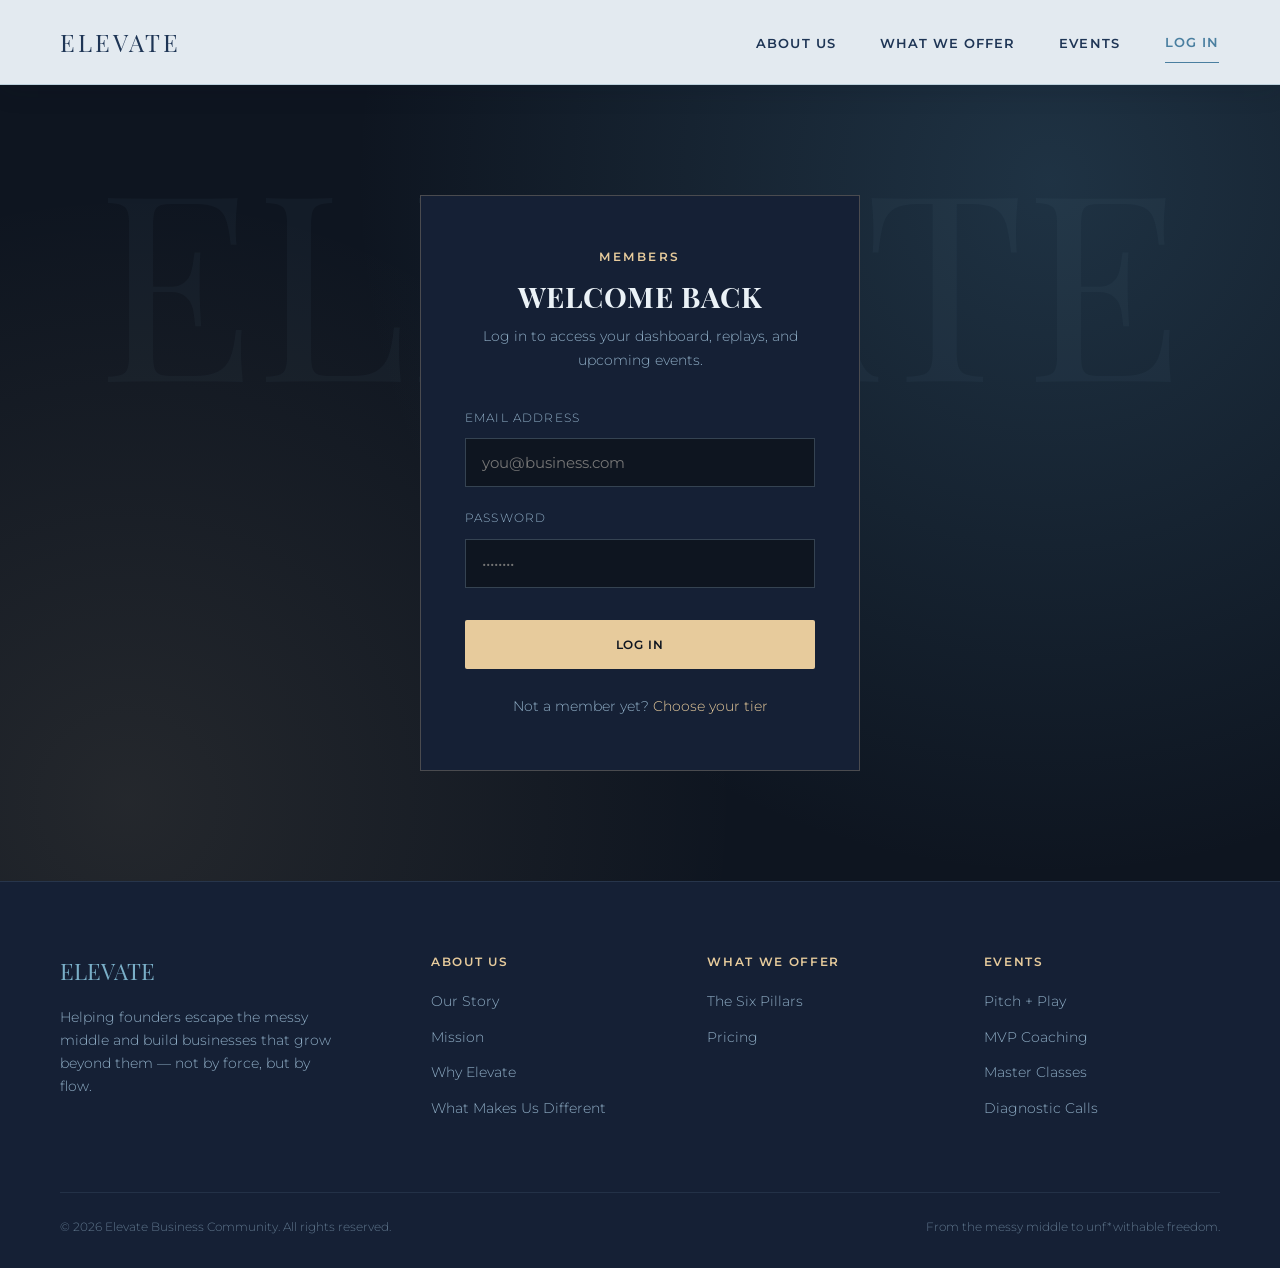
<file: login.html>
<!DOCTYPE html>
<html lang="en">
<head>
<meta charset="UTF-8">
<meta name="viewport" content="width=device-width, initial-scale=1.0">
<title>Log In — Elevate Business Community</title>
<link rel="stylesheet" href="style.css">
</head>
<body>

<header>
  <nav>
    <a href="index.html" class="logo">ELEVATE</a>
    <ul class="nav-links">
      <li class="dropdown"><a href="about.html">About Us</a>
        <ul class="dropdown-menu">
          <li><a href="about.html#our-story">Our Story</a></li>
          <li><a href="about.html#mission">Mission</a></li>
          <li><a href="about.html#why-elevate">Why Elevate</a></li>
          <li><a href="about.html#what-makes-us-different">What Makes Us Different</a></li>
        </ul>
      </li>
      <li class="dropdown"><a href="offer.html">What We Offer</a>
        <ul class="dropdown-menu">
          <li><a href="offer.html#pricing">Pricing</a></li>
        </ul>
      </li>
      <li class="dropdown"><a href="events.html">Events</a>
        <ul class="dropdown-menu">
          <li><a href="events.html#pitch-play">Pitch + Play</a></li>
          <li><a href="events.html#mvp-coaching">MVP Coaching</a></li>
          <li><a href="events.html#master-classes">Master Classes</a></li>
          <li><a href="events.html#diagnostic-calls">Business Diagnostic Coaching Calls</a></li>
        </ul>
      </li>
      <li class="nav-right"><a href="login.html" class="btn btn-nav">Log In</a></li>
    </ul>
    <button class="mobile-toggle" aria-label="Toggle menu">☰</button>
  </nav>
</header>

<section class="hero" style="padding:110px 0;">
  <div class="wrap" style="display:flex; justify-content:center;">
    <div class="login-shell reveal">
      <p class="eyebrow" style="text-align:center; display:block;">Members</p>
      <h2 style="text-align:center; font-size:1.8rem; margin-top:12px;">Welcome Back</h2>
      <p style="text-align:center; margin-top:12px; color:var(--chambray-mist); font-size:0.88rem;">Log in to access your dashboard, replays, and upcoming events.</p>

      <form style="margin-top:36px;" onsubmit="return false;">
        <div class="field">
          <label for="email">Email Address</label>
          <input type="email" id="email" name="email" placeholder="you@business.com" required>
        </div>
        <div class="field">
          <label for="password">Password</label>
          <input type="password" id="password" name="password" placeholder="••••••••" required>
        </div>
        <button type="submit" class="btn btn-gold">Log In</button>
      </form>

      <p class="login-foot">Not a member yet? <a href="offer.html#pricing" style="color:var(--electrum);">Choose your tier</a></p>
    </div>
  </div>
</section>

<footer>
  <div class="wrap">
    <div class="footer-grid">
      <div>
        <div class="footer-logo">ELEVATE</div>
        <p class="footer-tag">Helping founders escape the messy middle and build businesses that grow beyond them — not by force, but by flow.</p>
      </div>
      <div class="footer-col">
        <h5>About Us</h5>
        <ul>
          <li><a href="about.html#our-story">Our Story</a></li>
          <li><a href="about.html#mission">Mission</a></li>
          <li><a href="about.html#why-elevate">Why Elevate</a></li>
          <li><a href="about.html#what-makes-us-different">What Makes Us Different</a></li>
        </ul>
      </div>
      <div class="footer-col">
        <h5>What We Offer</h5>
        <ul>
          <li><a href="offer.html">The Six Pillars</a></li>
          <li><a href="offer.html#pricing">Pricing</a></li>
        </ul>
      </div>
      <div class="footer-col">
        <h5>Events</h5>
        <ul>
          <li><a href="events.html#pitch-play">Pitch + Play</a></li>
          <li><a href="events.html#mvp-coaching">MVP Coaching</a></li>
          <li><a href="events.html#master-classes">Master Classes</a></li>
          <li><a href="events.html#diagnostic-calls">Diagnostic Calls</a></li>
        </ul>
      </div>
    </div>
    <div class="footer-bottom">
      <span>© 2026 Elevate Business Community. All rights reserved.</span>
      <span>From the messy middle to unf*withable freedom.</span>
    </div>
  </div>
</footer>

<script src="main.js"></script>
</body>
</html>
</file>
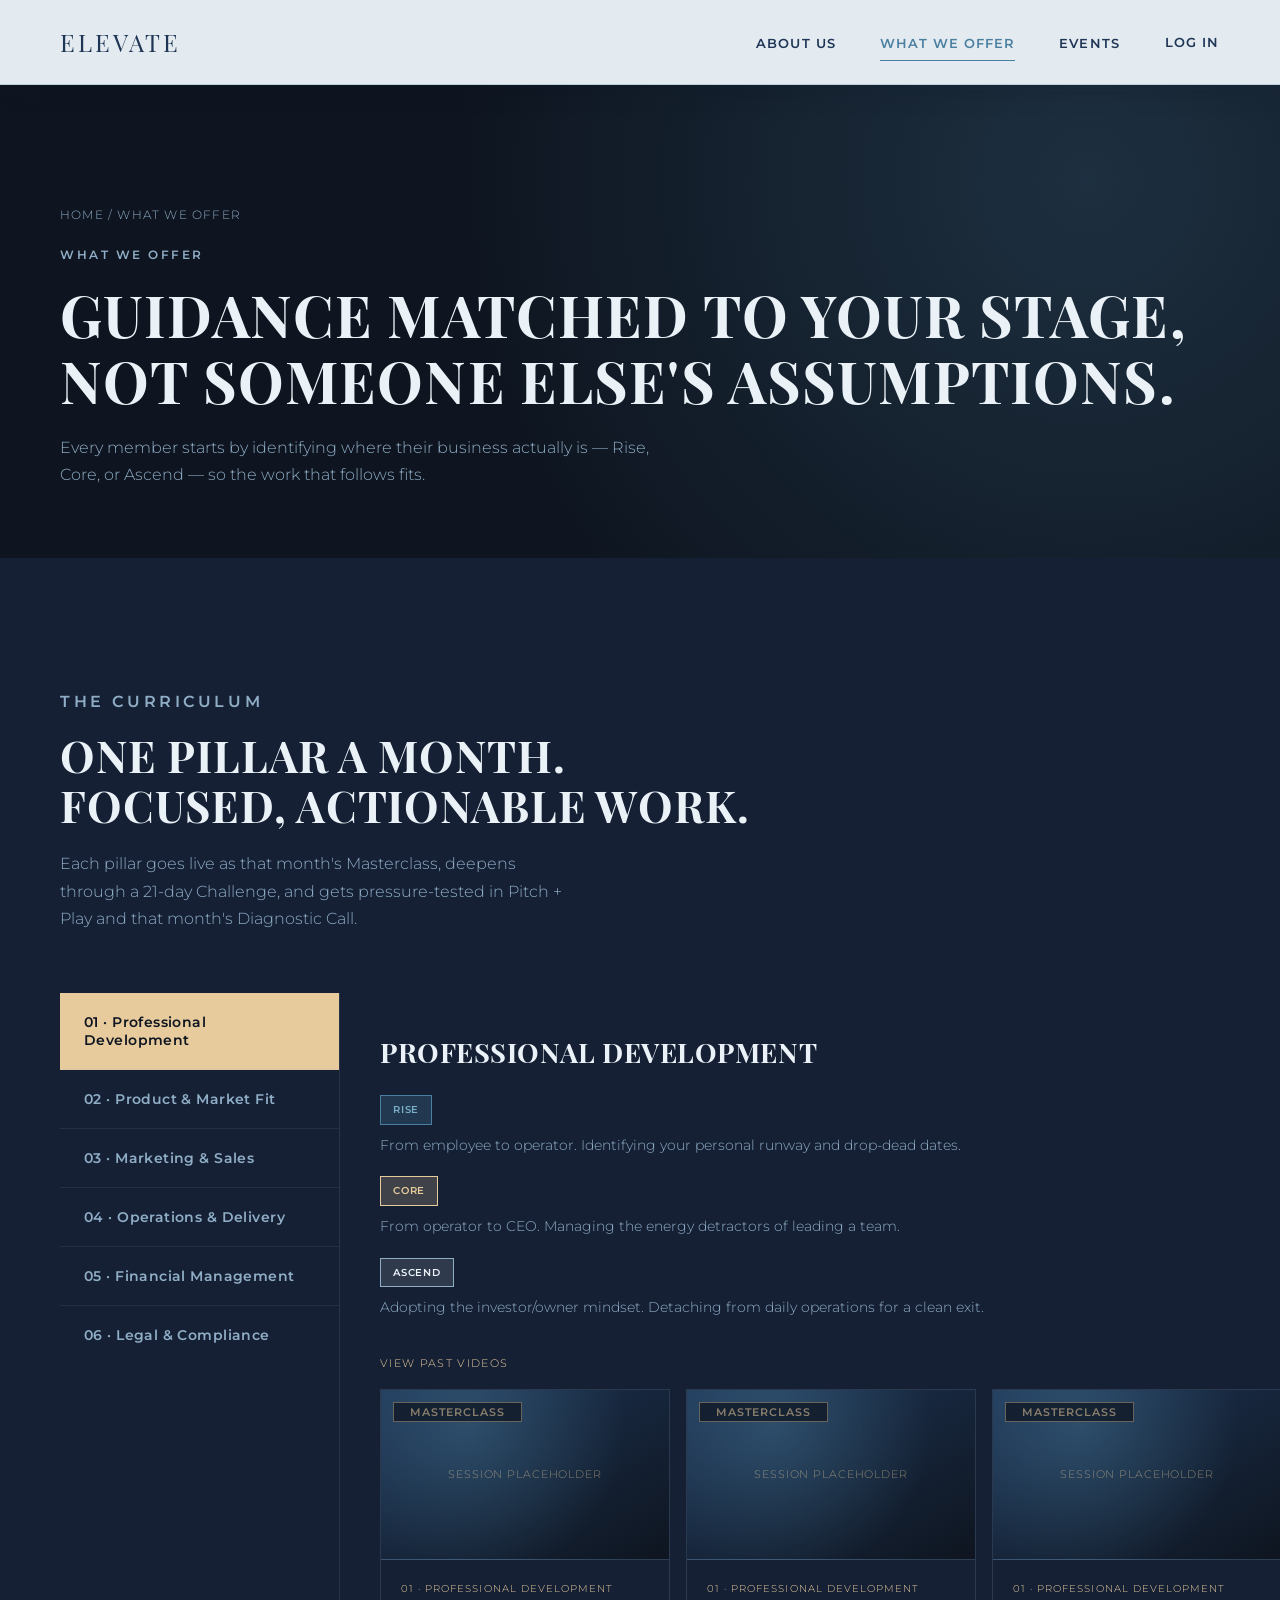
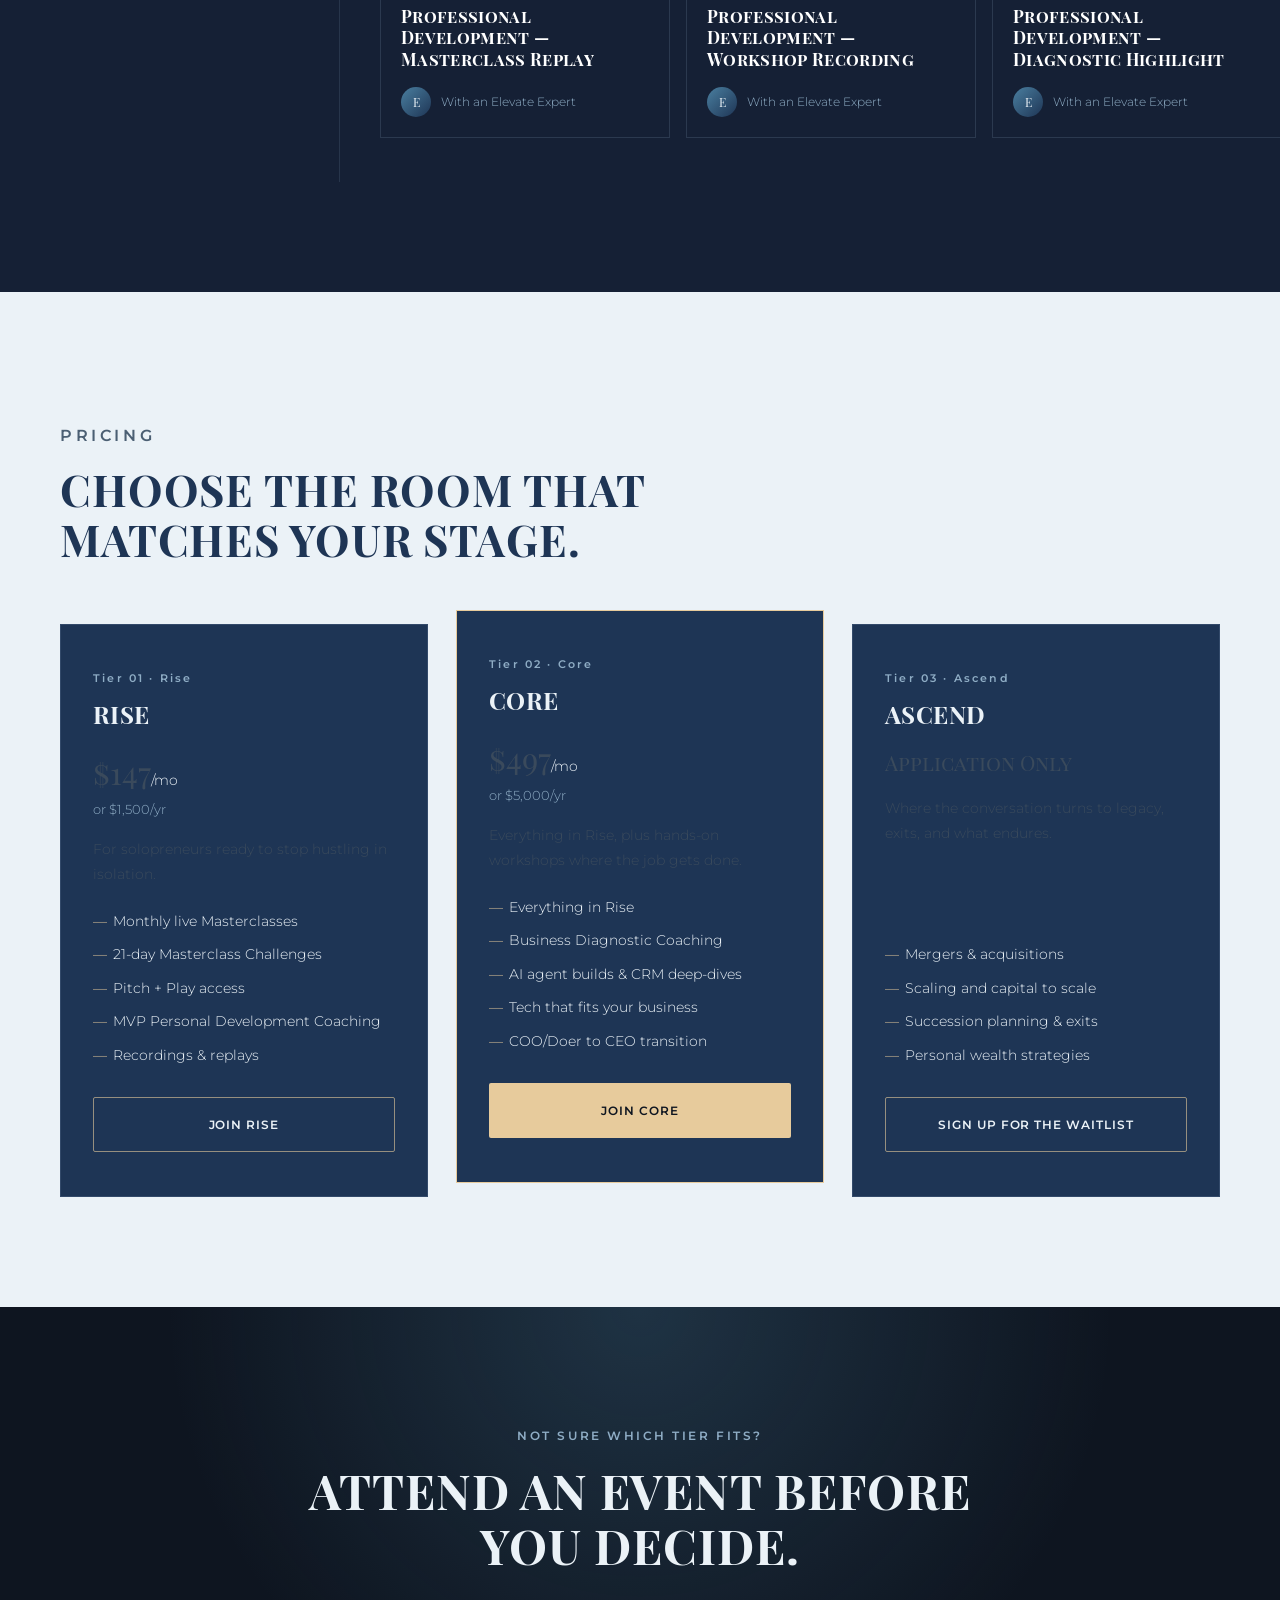
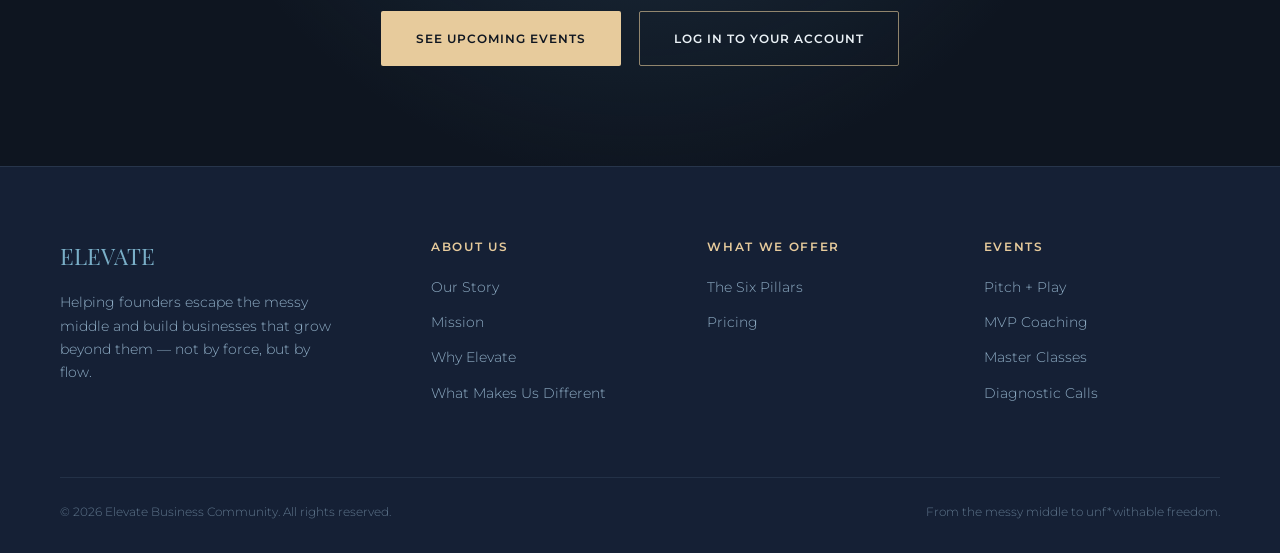
<file: offer.html>
<!DOCTYPE html>
<html lang="en">
<head>
<meta charset="UTF-8">
<meta name="viewport" content="width=device-width, initial-scale=1.0">
<title>What We Offer — Elevate Business Community</title>
<link rel="stylesheet" href="style.css">
<style>
  .mini-testi{display:grid; grid-template-columns:repeat(3,1fr); gap:24px; margin-top:36px;}
  .mini-testi-card{background:var(--inky-blue); border-top:2px solid var(--electrum); padding:26px 24px;}
  .mini-testi-card p.quote{font-size:12.5pt;}
  .mini-testi-card .attribution{margin-top:14px; font-family:var(--font-sub); font-size:0.7rem; letter-spacing:0.08em; text-transform:uppercase; color:var(--electrum);}
  @media(max-width:800px){.mini-testi{grid-template-columns:1fr;}}
</style>
</head>
<body>
 
<header>
  <nav>
    <a href="index.html" class="logo">ELEVATE</a>
    <ul class="nav-links">
      <li class="dropdown"><a href="about.html">About Us</a>
        <ul class="dropdown-menu">
          <li><a href="about.html#our-story">Our Story</a></li>
          <li><a href="about.html#mission">Mission</a></li>
          <li><a href="about.html#why-elevate">Why Elevate</a></li>
          <li><a href="about.html#what-makes-us-different">What Makes Us Different</a></li>
        </ul>
      </li>
      <li class="dropdown"><a href="offer.html">What We Offer</a>
        <ul class="dropdown-menu">
          <li><a href="offer.html#pricing">Pricing</a></li>
        </ul>
      </li>
      <li class="dropdown"><a href="events.html">Events</a>
        <ul class="dropdown-menu">
          <li><a href="events.html#pitch-play">Pitch + Play</a></li>
          <li><a href="events.html#mvp-coaching">MVP Coaching</a></li>
          <li><a href="events.html#master-classes">Master Classes</a></li>
          <li><a href="events.html#diagnostic-calls">Business Diagnostic Coaching Calls</a></li>
        </ul>
      </li>
      <li class="nav-right"><a href="login.html" class="btn btn-nav">Log In</a></li>
    </ul>
    <button class="mobile-toggle" aria-label="Toggle menu">☰</button>
  </nav>
</header>
 
<div class="page-header">
  <div class="wrap">
    <p class="crumb"><a href="index.html">Home</a> / What We Offer</p>
    <p class="eyebrow">What We Offer</p>
    <h1>Guidance matched to your stage, not someone else's assumptions.</h1>
    <p>Every member starts by identifying where their business actually is — Rise, Core, or Ascend — so the work that follows fits.</p>
  </div>
</div>
 
<!-- CURRICULUM -->
<section class="section-dark reveal", style="background:var(--navy-depth);">
  <div class="wrap">
    <div class="section-head tight">
      <p class="eyebrow">The Curriculum</p>
      <h2>One pillar a month. Focused, actionable work.</h2>
      <p class="lede-short">Each pillar goes live as that month's Masterclass, deepens through a 21-day Challenge, and gets pressure-tested in Pitch + Play and that month's Diagnostic Call.</p>
    </div>
 
    <div class="pillar-explorer">
      <div class="pe-list">
        <button class="pe-item active"
          data-pillar-name="Professional Development" data-short="Professional Development"
          data-rise="From employee to operator. Identifying your personal runway and drop-dead dates."
          data-core="From operator to CEO. Managing the energy detractors of leading a team."
          data-ascend="Adopting the investor/owner mindset. Detaching from daily operations for a clean exit.">01 · Professional Development</button>
        <button class="pe-item"
          data-pillar-name="Product &amp; Market Fit" data-short="Product &amp; Market Fit"
          data-rise="Building an MVP to prove viability. Identifying painkillers for an initial ICP."
          data-core="Refining the offer based on feedback and data. Evolving into an automated delivery model."
          data-ascend="Institutionalizing the product so value is tied to the brand — not the founder.">02 · Product &amp; Market Fit</button>
        <button class="pe-item"
          data-pillar-name="Marketing &amp; Sales" data-short="Marketing &amp; Sales"
          data-rise="Direct organic outreach and DMs. Revenue-generating activities over content vanity."
          data-core="Automated lead generation and predictable funnels. Founder steps off every sales call."
          data-ascend="A self-sustaining sales department with zero founder involvement.">03 · Marketing &amp; Sales</button>
        <button class="pe-item"
          data-pillar-name="Operations &amp; Delivery" data-short="Operations &amp; Delivery"
          data-rise="Documenting the fast and dirty journey from pay to result. Basic CRM and schedules."
          data-core="Turning notes into rigid SOPs. Advanced automation and a team that owns fulfillment."
          data-ascend="Operational architecture robust enough for a new owner to step in without friction.">04 · Operations &amp; Delivery</button>
        <button class="pe-item"
          data-pillar-name="Financial Management" data-short="Financial Management"
          data-rise="Tracking every dollar. Understanding survival numbers. Pricing to cover initial costs."
          data-core="P&amp;Ls, cash flow forecasting, and optimizing for high profit margins to fund growth."
          data-ascend="EBITDA and enterprise valuation. Clean books for due diligence and liquidity events.">05 · Financial Management</button>
        <button class="pe-item"
          data-pillar-name="Legal &amp; Compliance" data-short="Legal &amp; Compliance"
          data-rise="LLC, EIN, and essential client agreements."
          data-core="Staff contracts, SOWs, IP protection, and expanding regulatory compliance."
          data-ascend="Corporate records and licenses impeccable for a merger, sale, or acquisition.">06 · Legal &amp; Compliance</button>
      </div>
      <div class="pe-panel">
        <h3 class="pe-panel-title">Professional Development</h3>
        <div class="pe-stages">
          <div class="pe-stage"><span class="stage-badge rise">Rise</span><p data-pe-field="rise">From employee to operator. Identifying your personal runway and drop-dead dates.</p></div>
          <div class="pe-stage"><span class="stage-badge core">Core</span><p data-pe-field="core">From operator to CEO. Managing the energy detractors of leading a team.</p></div>
          <div class="pe-stage"><span class="stage-badge ascend">Ascend</span><p data-pe-field="ascend">Adopting the investor/owner mindset. Detaching from daily operations for a clean exit.</p></div>
        </div>
        <p class="pe-videos-label">View Past Videos</p>
        <div class="pe-video-row">
          <div class="media-card" data-belongs-to="pillars" data-category="p1">
          <div class="media-thumb"><span class="media-badge">Masterclass</span><span>Session Placeholder</span></div>
          <div class="media-body"><p class="media-eyebrow"><span class="media-category">01 · Professional Development</span></p><h4 class="media-title", style="color:white;"><span data-pe-video-label>Professional Development — Workshop Recording</span></h4><div class="media-person"><span class="avatar-dot">E</span><span class="p-name">With an Elevate Expert</span></div></div>
        </div>
          <div class="media-card" data-belongs-to="pillars" data-category="p1">
          <div class="media-thumb"><span class="media-badge">Masterclass</span><span>Session Placeholder</span></div>
          <div class="media-body"><p class="media-eyebrow"><span class="media-category">01 · Professional Development</span></p><h4 class="media-title", style="color:white;"><span data-pe-video-label>Professional Development — Workshop Recording</span></h4><div class="media-person"><span class="avatar-dot">E</span><span class="p-name">With an Elevate Expert</span></div></div>
        </div>
        
        <div class="media-card" data-belongs-to="pillars" data-category="p1">
          <div class="media-thumb"><span class="media-badge">Masterclass</span><span>Session Placeholder</span></div>
          <div class="media-body"><p class="media-eyebrow"><span class="media-category">01 · Professional Development</span></p><h4 class="media-title", style="color:white;"><span data-pe-video-label>Professional Development — Workshop Recording</span></h4><div class="media-person"><span class="avatar-dot">E</span><span class="p-name">With an Elevate Expert</span></div></div>
        </div>
        </div>
      </div>
    </div>
  </div>
</section>
 
<!-- PRICING -->
<section id="pricing" class="section-mist reveal">
  <div class="wrap">
    <div class="section-head tight">
      <p class="eyebrow">Pricing</p>
      <h2>Choose the room that matches your stage.</h2>
    </div>
 
    <div class="tiers">
      <div class="tier-card" style="background:var(--inky-blue);">
        <span class="tier-num">Tier 01 · Rise</span>
        <h3>Rise</h3>
        <p class="tier-price">$147<small>/mo</small></p>
        <p style="font-size:0.8rem; color:var(--chambray-mist);">or $1,500/yr</p>
        <p class="tier-desc">For solopreneurs ready to stop hustling in isolation.</p>
        <ul class="tier-features">
          <li>Monthly live Masterclasses</li>
          <li>21-day Masterclass Challenges</li>
          <li>Pitch + Play access</li>
          <li>MVP Personal Development Coaching</li>
          <li>Recordings &amp; replays</li>
        </ul>
        <a href="login.html" class="btn btn-outline">Join Rise</a>
      </div>
 
      <div class="tier-card featured" style="background:var(--inky-blue); border-color:var(--electrum);">
        <span class="tier-num">Tier 02 · Core</span>
        <h3>Core</h3>
        <p class="tier-price">$497<small>/mo</small></p>
        <p style="font-size:0.8rem; color:var(--chambray-mist);">or $5,000/yr</p>
        <p class="tier-desc">Everything in Rise, plus hands-on workshops where the job gets done.</p>
        <ul class="tier-features">
          <li>Everything in Rise</li>
          <li>Business Diagnostic Coaching</li>
          <li>AI agent builds &amp; CRM deep-dives</li>
          <li>Tech that fits your business</li>
          <li>COO/Doer to CEO transition</li>
        </ul>
        <a href="login.html" class="btn btn-gold">Join Core</a>
      </div>
 
      <div class="tier-card" style="background:var(--inky-blue);">
        <span class="tier-num">Tier 03 · Ascend</span>
        <h3>Ascend</h3>
        <p class="tier-price" style="font-size:1.3rem;">Application Only</p>
        <p class="tier-desc">Where the conversation turns to legacy, exits, and what endures.</p>
        <ul class="tier-features">
          <li>Mergers &amp; acquisitions</li>
          <li>Scaling and capital to scale</li>
          <li>Succession planning &amp; exits</li>
          <li>Personal wealth strategies</li>
        </ul>
        <a href="login.html" class="btn btn-outline">Sign Up for the Waitlist</a>
      </div>
    </div>
  </div>
</section>
 
<section class="cta-band reveal">
  <div class="wrap">
    <p class="eyebrow">Not sure which tier fits?</p>
    <h2>Attend an event before you decide.</h2>
    <div class="cta-buttons">
      <a href="events.html" class="btn btn-gold">See Upcoming Events</a>
      <a href="login.html" class="btn btn-outline">Log In to Your Account</a>
    </div>
  </div>
</section>
 
<footer>
  <div class="wrap">
    <div class="footer-grid">
      <div>
        <div class="footer-logo">ELEVATE</div>
        <p class="footer-tag">Helping founders escape the messy middle and build businesses that grow beyond them — not by force, but by flow.</p>
      </div>
      <div class="footer-col">
        <h5>About Us</h5>
        <ul>
          <li><a href="about.html#our-story">Our Story</a></li>
          <li><a href="about.html#mission">Mission</a></li>
          <li><a href="about.html#why-elevate">Why Elevate</a></li>
          <li><a href="about.html#what-makes-us-different">What Makes Us Different</a></li>
        </ul>
      </div>
      <div class="footer-col">
        <h5>What We Offer</h5>
        <ul>
          <li><a href="offer.html">The Six Pillars</a></li>
          <li><a href="offer.html#pricing">Pricing</a></li>
        </ul>
      </div>
      <div class="footer-col">
        <h5>Events</h5>
        <ul>
          <li><a href="events.html#pitch-play">Pitch + Play</a></li>
          <li><a href="events.html#mvp-coaching">MVP Coaching</a></li>
          <li><a href="events.html#master-classes">Master Classes</a></li>
          <li><a href="events.html#diagnostic-calls">Diagnostic Calls</a></li>
        </ul>
      </div>
    </div>
    <div class="footer-bottom">
      <span>© 2026 Elevate Business Community. All rights reserved.</span>
      <span>From the messy middle to unf*withable freedom.</span>
    </div>
  </div>
</footer>
 
<script src="main.js"></script>
</body>
</html>
</file>
<file: style.css>
@import url('https://fonts.googleapis.com/css2?family=Playfair+Display+SC:wght@700;900&family=Montserrat:wght@300;400;500;600;700&family=EB+Garamond:ital@0;1&family=Cormorant+Garamond:ital,wght@1,300;1,400&display=swap');

:root{
  --deep-navy:#0E1520;
  --navy-depth:#152035;
  --inky-blue:#1E3555;
  --chambray:#4A7FA0;
  --sky-blue:#7AAFC8;
  --chambray-mist:#8FADC5;
  --mist:#EBF2F7;
  --electrum:#E7CB9C;

  --font-display:'Playfair Display SC', serif;
  --font-sub:'Montserrat', sans-serif;
  --font-body:'Montserrat', sans-serif;
  --font-quote:'EB Garamond', serif;
  --font-script:'Cormorant Garamond', serif;

  --max-w: 1240px;
}

*{margin:0;padding:0;box-sizing:border-box;}

html{scroll-behavior:smooth;}

body{
  background:var(--deep-navy);
  color:var(--mist);
  font-family:var(--font-body);
  font-weight:300;
  line-height:1.7;
  -webkit-font-smoothing:antialiased;
  overflow-x:hidden;
}

a{color:inherit;text-decoration:none;}
ul{list-style:none;}
img{max-width:100%;display:block;}

h1,h2,h3,h4{
  font-family:var(--font-display);
  font-weight:700;
  font-style:normal !important;
  letter-spacing:0.02em;
  line-height:1.15;
  text-transform:uppercase;
}

.eyebrow{
  font-family:var(--font-sub);
  font-weight:600;
  letter-spacing:0.22em;
  text-transform:uppercase;
  font-size:0.72rem;
  color:var(--electrum);
}

.section-sub{
  font-family:var(--font-sub);
  font-weight:600;
  letter-spacing:0.03em;
}

.quote{
  font-family:var(--font-quote);
  font-style:normal;
  font-size:15pt;
  color:rgba(143,173,197,0.45);
}

.quote-script{
  font-family:var(--font-script);
  font-style:italic;
  font-weight:300;
  font-size:22pt;
  color:rgba(143,173,197,0.85);
}

.wrap{
  max-width:var(--max-w);
  margin:0 auto;
  padding:0 40px;
}

/* ===== BUTTONS ===== */
.btn{
  display:inline-block;
  font-family:var(--font-sub);
  font-weight:600;
  letter-spacing:0.08em;
  text-transform:uppercase;
  font-size:0.78rem;
  padding:16px 34px;
  border-radius:2px;
  transition:all .3s ease;
  cursor:pointer;
  border:1px solid transparent;
}
.btn-gold{
  background:var(--electrum);
  color:var(--deep-navy);
}
.btn-gold:hover{background:#f2ddb4; transform:translateY(-2px);}
.btn-outline{
  border:1px solid rgba(231,203,156,0.6);
  color:var(--mist);
}
.btn-outline:hover{border-color:var(--electrum); color:var(--electrum); transform:translateY(-2px);}
.btn-dark{
  background:var(--deep-navy);
  color:var(--mist);
  border:1px solid rgba(255,255,255,0.15);
}
.btn-dark:hover{border-color:var(--electrum); color:var(--electrum);}

/* ===== NAV (light, for contrast against dark heroes) ===== */
header{
  position:sticky; top:0; z-index:500;
  background:rgba(235,242,247,0.97);
  backdrop-filter:blur(10px);
  border-bottom:1px solid rgba(74,127,160,0.25);
  box-shadow:0 6px 24px rgba(14,21,32,0.12);
}
nav{
  max-width:var(--max-w);
  margin:0 auto;
  display:flex;
  align-items:center;
  justify-content:space-between;
  padding:20px 40px;
}
.logo{
  font-family:var(--font-display);
  font-size:1.5rem;
  letter-spacing:0.12em;
  color:var(--inky-blue);
}
.logo span{color:var(--chambray);}
.nav-links{
  display:flex;
  align-items:center;
  gap:44px;
}
.nav-links > li{position:relative;}
.nav-links > li > a{
  font-family:var(--font-sub);
  font-weight:600;
  font-size:0.82rem;
  letter-spacing:0.08em;
  text-transform:uppercase;
  padding:10px 0;
  position:relative;
  color:var(--inky-blue);
}
.nav-links > li > a::after{
  content:'';
  position:absolute;
  left:0; bottom:0;
  width:0; height:1px;
  background:var(--chambray);
  transition:width .3s ease;
}
.nav-links > li:hover > a::after,
.nav-links > li > a.active::after{width:100%;}
.nav-links > li:hover > a, .nav-links > li > a.active{color:var(--chambray);}

.dropdown-menu{
  position:absolute;
  top:calc(100% + 18px);
  left:50%;
  transform:translateX(-50%) translateY(-8px);
  min-width:260px;
  background:var(--mist);
  border:1px solid rgba(74,127,160,0.25);
  box-shadow:0 20px 40px rgba(14,21,32,0.22);
  padding:10px 0;
  opacity:0;
  visibility:hidden;
  transition:all .25s ease;
}
.nav-links > li:hover .dropdown-menu{
  opacity:1; visibility:visible; transform:translateX(-50%) translateY(0);
}
.dropdown-menu li a{
  display:block;
  padding:13px 24px;
  font-family:var(--font-body);
  font-weight:300;
  font-size:0.88rem;
  letter-spacing:0.02em;
  color:var(--inky-blue);
  border-left:2px solid transparent;
}
.dropdown-menu li a:hover{
  background:rgba(74,127,160,0.12);
  border-left-color:var(--chambray);
  color:var(--chambray);
}
.nav-right{display:flex; align-items:center; gap:26px;}
.mobile-toggle{display:none; background:none; border:none; color:var(--inky-blue); font-size:1.5rem; cursor:pointer;}

.btn-nav{color:var(--inky-blue); background:transparent; }
.btn-nav:hover{background:var(--navy-depth); color:white; transform:translateY(-2px);}

@media(max-width:960px){
  .mobile-toggle{display:block;}
  .nav-links{
    position:fixed; top:78px; left:0; right:0; bottom:0;
    background:var(--mist);
    flex-direction:column;
    align-items:flex-start;
    padding:30px 40px;
    gap:0;
    transform:translateX(-100%);
    transition:transform .35s ease;
    overflow-y:auto;
  }
  .nav-links.open{transform:translateX(0);}
  .nav-links > li{width:100%; border-bottom:1px solid rgba(30,53,85,0.14);}
  .nav-links > li > a{display:block; padding:18px 0;}
  .dropdown-menu{
    position:static; transform:none; opacity:1; visibility:visible;
    display:none; background:none; border:none; box-shadow:none;
    width:100%; padding:0 0 10px 16px;
  }
  .nav-links > li.dd-open .dropdown-menu{display:block;}
  .nav-right{margin-top:20px;}
}

/* ===== HERO ===== */
.hero{
  position:relative;
  padding:120px 0 90px;
  background:
    radial-gradient(circle at 82% 12%, rgba(74,127,160,0.28), transparent 55%),
    radial-gradient(circle at 10% 90%, rgba(231,203,156,0.10), transparent 45%),
    var(--deep-navy);
  overflow:hidden;
}
.hero::before{
  content:'ELEVATE';
  position:absolute;
  top:-4%; left:50%;
  transform:translateX(-50%);
  font-family:var(--font-display);
  font-size:min(22vw, 260px);
  color:rgba(143,173,197,0.045);
  white-space:nowrap;
  pointer-events:none;
  z-index:0;
}
.hero .wrap{position:relative; z-index:1;}
.hero-eyebrow{margin-bottom:22px;}
.hero h1{
  font-size:clamp(2.6rem, 6.2vw, 5.2rem);
  max-width:920px;
  color:var(--mist);
}
.hero h1 em{
  font-style:normal;
  color:var(--electrum);
}
.hero-lede{
  max-width:620px;
  margin-top:28px;
  font-size:1.08rem;
  color:var(--chambray-mist);
  font-weight:300;
}
.hero-cta{display:flex; gap:18px; margin-top:44px; flex-wrap:wrap;}

/* ===== GENERIC SECTIONS ===== */
section{padding:110px 0;}
.section-dark{background:var(--deep-navy);}
.section-depth{background:var(--navy-depth);}
.section-inky{background:var(--inky-blue);}
.section-mist{background:var(--mist); color:var(--deep-navy);}
.section-mist h1, .section-mist h2, .section-mist h3, .section-mist h4{color:var(--inky-blue);}
.section-mist p{color:#3a4a5c;}
.section-mist .eyebrow{color:var(--chambray);}

.section-head{max-width:720px; margin-bottom:60px;}
.section-head h2{font-size:clamp(1.9rem,3.4vw,2.9rem); margin-top:14px;}
.section-head p{margin-top:20px; color:var(--chambray-mist); font-size:1.02rem;}
.section-mist .section-head p{color:#4b5f73;}

.divider{
  width:64px; height:2px;
  background:var(--electrum);
  margin:20px 0;
}

/* ===== EVENT MOSAIC (signature element) ===== */
.mosaic{
  display:grid;
  grid-template-columns:repeat(4,1fr);
  gap:24px;
  margin-top:20px;
}
.mosaic-card{
  position:relative;
  background:var(--navy-depth);
  border:1px solid rgba(143,173,197,0.18);
  padding:34px 26px 30px;
  min-height:340px;
  display:flex;
  flex-direction:column;
  justify-content:flex-end;
  transition:transform .4s ease, border-color .4s ease;
  overflow:hidden;
}
.mosaic-card:nth-child(2){transform:translateY(34px);}
.mosaic-card:nth-child(4){transform:translateY(34px);}
.mosaic-card:hover{transform:translateY(10px) scale(1.02); border-color:var(--electrum);}
.mosaic-card:nth-child(2):hover, .mosaic-card:nth-child(4):hover{transform:translateY(24px) scale(1.02);}
.mosaic-glyph{
  position:absolute; top:22px; right:24px;
  font-family:var(--font-display);
  font-size:2.4rem;
  color:rgba(231,203,156,0.16);
}
.mosaic-card .m-eyebrow{font-size:0.65rem;}
.mosaic-card h3{font-size:1.3rem; margin-top:12px; color:var(--mist);}
.mosaic-card p{font-size:0.86rem; color:var(--chambray-mist); margin-top:12px;}
.mosaic-card .m-link{margin-top:18px; font-size:0.72rem; letter-spacing:0.1em; text-transform:uppercase; color:var(--electrum); font-family:var(--font-sub); font-weight:600;}

@media(max-width:960px){
  .mosaic{grid-template-columns:repeat(2,1fr);}
  .mosaic-card:nth-child(2),.mosaic-card:nth-child(4){transform:none;}
}
@media(max-width:600px){
  .mosaic{grid-template-columns:1fr;}
}

/* ===== PILLARS GRID (brand-book replica) ===== */
.pillars-frame{
  position:relative;
  max-width:900px;
  margin:0 auto;
  padding:30px;
}
.pillars-frame::before,.pillars-frame::after,
.pillars-frame .tick-br,.pillars-frame .tick-bl{
  content:''; position:absolute; width:16px; height:16px;
  background:
    linear-gradient(45deg, transparent 48%, var(--electrum) 49%, var(--electrum) 51%, transparent 52%),
    linear-gradient(-45deg, transparent 48%, var(--electrum) 49%, var(--electrum) 51%, transparent 52%);
}
.pillars-frame::before{top:0; left:0;}
.pillars-frame::after{top:0; right:0;}
.pillars-frame .tick-bl{bottom:0; left:0;}
.pillars-frame .tick-br{bottom:0; right:0;}
.pillars-grid{
  display:grid;
  grid-template-columns:repeat(3,1fr);
  border:2px solid var(--chambray-mist);
}
.pillar-cell{
  border:1px solid var(--chambray-mist);
  padding:38px 20px;
  text-align:center;
  min-height:150px;
  display:flex; flex-direction:column; align-items:center; justify-content:center;
  transition:background .3s ease;
}
.pillar-cell:hover{background:rgba(74,127,160,0.12);}
.pillar-cell .num{font-family:var(--font-sub); font-weight:600; color:var(--electrum); font-size:0.72rem; letter-spacing:0.15em; margin-bottom:10px;}
.pillar-cell h4{font-size:1rem; text-transform:none; font-family:var(--font-sub); font-weight:600; letter-spacing:0.02em; color:var(--mist);}
.section-mist .pillar-cell h4{color:var(--inky-blue);}

@media(max-width:700px){
  .pillars-grid{grid-template-columns:1fr;}
}

/* ===== TIER CARDS ===== */
.tiers{
  display:grid;
  grid-template-columns:repeat(3,1fr);
  gap:28px;
  margin-top:20px;
}
.tier-card{
  background:var(--navy-depth);
  border:1px solid rgba(143,173,197,0.18);
  padding:44px 32px;
  display:flex;
  flex-direction:column;
}
.tier-card.featured{
  border-color:var(--electrum);
  background:linear-gradient(180deg,  var(--inky-blue) 60%);
  transform:translateY(-14px);
}
.tier-num{font-family:var(--font-sub); font-size:0.68rem; letter-spacing:0.2em; color:var(--chambray-mist); font-weight:600;}
.tier-card h3{margin-top:14px; font-size:1.5rem; color:var(--mist);}
.tier-price{font-family:var(--font-display); font-size:2rem; color:var(--electrum); margin-top:16px;}
.tier-price small{font-family:var(--font-sub); font-size:0.9rem; color:var(--mist); text-transform:none;}
.tier-desc{margin-top:16px; font-size:0.9rem; color:white; flex-grow:1;}
.tier-features{margin-top:24px; display:flex; flex-direction:column; gap:10px;}
.tier-features li{font-size:0.86rem; padding-left:20px; position:relative; color:var(--mist);}
.tier-features li::before{content:'—'; position:absolute; left:0; color:var(--electrum);}
.tier-card .btn{margin-top:30px; text-align:center;}

@media(max-width:960px){
  .tiers{grid-template-columns:1fr;}
  .tier-card.featured{transform:none;}
}

/* ===== VALUES / IDEAS ===== */
.values-row{
  display:grid;
  grid-template-columns:repeat(5,1fr);
  gap:20px;
  margin-top:50px;
}
.value-item{text-align:center; padding:24px 14px; border-top:2px solid var(--electrum);}
.value-item .letter{font-family:var(--font-display); font-size:2.2rem; color:var(--electrum);}
.value-item h4{font-size:0.85rem; margin-top:10px; font-family:var(--font-sub); text-transform:uppercase; letter-spacing:0.05em;}
.value-item p{font-size:0.82rem; margin-top:8px; color:var(--chambray-mist);}
.section-mist .value-item p{color:#4b5f73;}
@media(max-width:900px){.values-row{grid-template-columns:repeat(2,1fr);}}
@media(max-width:520px){.values-row{grid-template-columns:1fr;}}

/* ===== TWO COL ===== */
.two-col{
  display:grid;
  grid-template-columns:1fr 1fr;
  gap:70px;
  align-items:center;
}
.two-col.reverse{direction:rtl;}
.two-col.reverse > *{direction:ltr;}
@media(max-width:900px){.two-col{grid-template-columns:1fr; gap:36px;}}

.art-block{
  position:relative;
  min-height:380px;
  border:1px solid rgba(231,203,156,0.3);
  background:
    radial-gradient(circle at 30% 20%, rgba(74,127,160,0.35), transparent 60%),
    linear-gradient(160deg, var(--inky-blue), var(--deep-navy));
  display:flex; align-items:center; justify-content:center;
  overflow:hidden;
}
.art-block span{
  font-family:var(--font-display);
  font-size:1.1rem;
  color:rgba(231,203,156,0.55);
  text-align:center;
  padding:20px;
  letter-spacing:0.05em;
}
.art-block::after{
  content:'';
  position:absolute; inset:14px;
  border:1px solid rgba(231,203,156,0.25);
  pointer-events:none;
}

/* ===== PULL QUOTE BAND ===== */
.quote-band{
  padding:100px 0;
  background:var(--inky-blue);
  text-align:center;
  position:relative;
}
.quote-band .quote-script{font-size:clamp(1.6rem,3.4vw,2.6rem); display:block; max-width:800px; margin:0 auto;}
.quote-band .attribution{margin-top:22px; font-family:var(--font-sub); font-size:0.78rem; letter-spacing:0.15em; text-transform:uppercase; color:var(--chambray-mist);}

/* ===== NUMBERED STRIP (backboard-style deployment cards) ===== */
.strip{
  display:grid;
  grid-template-columns:repeat(4,1fr);
  border-top:1px solid rgba(143,173,197,0.2);
  border-left:1px solid rgba(143,173,197,0.2);
  margin-top:20px;
}
.strip-item{
  border-right:1px solid rgba(143,173,197,0.2);
  border-bottom:1px solid rgba(143,173,197,0.2);
  padding:36px 28px;
}
.strip-item .num{font-family:var(--font-display); font-size:1.4rem; color:var(--electrum);}
.strip-item h4{font-size:1rem; margin-top:14px; font-family:var(--font-sub); text-transform:none; letter-spacing:0.02em;}
.strip-item p{font-size:0.85rem; margin-top:10px; color:var(--chambray-mist);}
.section-mist .strip-item p{color:#4b5f73;}
@media(max-width:900px){.strip{grid-template-columns:repeat(2,1fr);}}
@media(max-width:560px){.strip{grid-template-columns:1fr;}}

/* ===== CTA BAND ===== */
.cta-band{
  padding:100px 0;
  text-align:center;
  background:
    radial-gradient(circle at 50% 0%, rgba(74,127,160,0.28), transparent 60%),
    var(--deep-navy);
}
.cta-band h2{font-size:clamp(2rem,4vw,3rem); max-width:760px; margin:16px auto 0;}
.cta-band p{max-width:560px; margin:20px auto 0; color:var(--chambray-mist);}
.cta-buttons{display:flex; gap:18px; justify-content:center; margin-top:38px; flex-wrap:wrap;}

/* ===== FOOTER ===== */
footer{
  background:var(--navy-depth);
  border-top:1px solid rgba(143,173,197,0.15);
  padding:70px 0 30px;
}
.footer-grid{
  display:grid;
  grid-template-columns:1.4fr 1fr 1fr 1fr;
  gap:40px;
}
.footer-logo{font-family:var(--font-display); font-size:1.4rem; color:var(--sky-blue);}
.footer-tag{margin-top:16px; font-size:0.85rem; color:var(--chambray-mist); max-width:280px;}
.footer-col h5{font-family:var(--font-sub); font-weight:600; font-size:0.75rem; letter-spacing:0.14em; text-transform:uppercase; color:var(--electrum); margin-bottom:18px;}
.footer-col li{margin-bottom:12px; font-size:0.86rem; color:var(--chambray-mist);}
.footer-col li a:hover{color:var(--electrum);}
.footer-bottom{
  margin-top:60px; padding-top:24px;
  border-top:1px solid rgba(143,173,197,0.12);
  display:flex; justify-content:space-between; flex-wrap:wrap; gap:10px;
  font-size:0.76rem; color:rgba(143,173,197,0.6);
}
@media(max-width:800px){.footer-grid{grid-template-columns:1fr 1fr;}}

/* ===== PAGE HEADER (sub-pages) ===== */
.page-header{
  padding:100px 0 70px;
  background:
    radial-gradient(circle at 85% 20%, rgba(74,127,160,0.25), transparent 55%),
    var(--deep-navy);
}
.page-header .eyebrow{margin-bottom:16px;}
.page-header h1{font-size:clamp(2.2rem,5vw,3.6rem);}
.page-header p{margin-top:20px; max-width:620px; color:var(--chambray-mist);}
.crumb{font-family:var(--font-sub); font-size:0.75rem; letter-spacing:0.1em; text-transform:uppercase; color:var(--chambray-mist); margin-bottom:20px;}
.crumb a:hover{color:var(--electrum);}

/* ===== FORM (login) ===== */
.login-shell{
  max-width:440px; margin:0 auto;
  background:var(--navy-depth);
  border:1px solid rgba(231,203,156,0.25);
  padding:52px 44px;
}
.field{margin-bottom:22px;}
.field label{display:block; font-family:var(--font-sub); font-size:0.72rem; letter-spacing:0.1em; text-transform:uppercase; color:var(--chambray-mist); margin-bottom:10px;}
.field input{
  width:100%; padding:14px 16px;
  background:var(--deep-navy);
  border:1px solid rgba(143,173,197,0.3);
  color:var(--mist);
  font-family:var(--font-body);
  font-size:0.95rem;
}
.field input:focus{outline:none; border-color:var(--electrum);}
.login-shell .btn{width:100%; text-align:center; margin-top:10px;}
.login-foot{text-align:center; margin-top:26px; font-size:0.85rem; color:var(--chambray-mist);}

/* ===== FADE IN ===== */
.reveal{opacity:0; transform:translateY(24px); transition:opacity .7s ease, transform .7s ease;}
.reveal.in{opacity:1; transform:translateY(0);}

/* focus visibility */
a:focus-visible, button:focus-visible, input:focus-visible{outline:2px solid var(--electrum); outline-offset:3px;}

@media(prefers-reduced-motion: reduce){
  *{transition:none !important; scroll-behavior:auto !important;}
}

/* =====================================================
   PHASE 2 ADDITIONS — carousels, galleries, testimonials,
   pill-tab spotlight sections, newsletter
   ===================================================== */

/* ---- Pills / tab filters ---- */
.pill-row{
  display:flex; gap:12px; flex-wrap:wrap;
  margin-top:26px;
}
.pill{
  font-family:var(--font-sub);
  font-weight:600;
  font-size:0.74rem;
  letter-spacing:0.06em;
  text-transform:uppercase;
  padding:11px 20px;
  border:1px solid rgba(143,173,197,0.35);
  color:var(--chambray-mist);
  background:transparent;
  cursor:pointer;
  transition:all .25s ease;
  white-space:nowrap;
}
.pill:hover{border-color:var(--electrum); color:var(--electrum);}
.pill.active{background:var(--electrum); border-color:var(--electrum); color:var(--deep-navy);}
.section-mist .pill{color:#4b5f73; border-color:rgba(74,127,160,0.35);}
.section-mist .pill.active{color:var(--deep-navy);}

/* ---- Carousel shell ---- */
.carousel-shell{position:relative; margin-top:34px;}
.carousel-track{
  display:flex;
  gap:22px;
  overflow-x:auto;
  scroll-snap-type:x mandatory;
  padding-bottom:10px;
  scrollbar-width:none;
}
.carousel-track::-webkit-scrollbar{display:none;}
.carousel-nav{
  display:flex; gap:10px; justify-content:flex-end; margin-top:18px;
}
.car-btn{
  width:42px; height:42px;
  border:1px solid rgba(231,203,156,0.4);
  background:transparent;
  color:var(--electrum);
  font-size:1rem;
  cursor:pointer;
  transition:all .25s ease;
  display:flex; align-items:center; justify-content:center;
}
.car-btn:hover{background:var(--electrum); color:var(--deep-navy);}

/* ---- Media card (weekly / monthly / gallery items) ---- */
.media-card{
  position:relative;
  flex:0 0 auto;
  width:290px;
  scroll-snap-align:start;
  background:var(--navy-depth);
  border:1px solid rgba(143,173,197,0.18);
  overflow:hidden;
  transition:transform .35s ease, border-color .35s ease;
}
.media-card:hover{transform:translateY(-6px); border-color:var(--electrum);}
.media-thumb{
  position:relative;
  height:170px;
  background:
    radial-gradient(circle at 30% 20%, rgba(74,127,160,0.4), transparent 65%),
    linear-gradient(150deg, var(--inky-blue), var(--deep-navy));
  display:flex; align-items:center; justify-content:center;
  border-bottom:1px solid rgba(143,173,197,0.18);
}
.media-thumb span{
  font-family:var(--font-sub); font-size:0.68rem; letter-spacing:0.08em; text-transform:uppercase;
  color:rgba(231,203,156,0.55); text-align:center; padding:0 16px;
}
.media-badge{
  position:absolute; top:12px; left:12px;
  background:rgba(14,21,32,0.75);
  color:var(--mist);
  font-family:var(--font-sub); font-size:0.68rem; font-weight:600;
  padding:6px 12px;
  border:1px solid rgba(231,203,156,0.4);
}
.media-play{
  position:absolute; inset:0; display:flex; align-items:center; justify-content:center;
  font-size:1.6rem; color:rgba(235,242,247,0.8);
}
.media-body{padding:20px;}
.media-eyebrow{font-family:var(--font-sub); font-size:0.65rem; letter-spacing:0.1em; text-transform:uppercase; color:var(--electrum);}
.media-title{font-family:var(--font-display); font-size:1.05rem; text-transform:none; margin-top:8px; color:var(--mist); line-height:1.3;}
.media-person{display:flex; align-items:center; gap:10px; margin-top:16px;}
.avatar-dot{
  width:30px; height:30px; border-radius:50%;
  background:linear-gradient(135deg, var(--chambray), var(--inky-blue));
  flex:0 0 auto;
  display:flex; align-items:center; justify-content:center;
  font-family:var(--font-display); font-size:0.75rem; color:var(--mist);
}
.media-person .p-name{font-family:var(--font-sub); font-size:0.78rem; color:var(--chambray-mist);}

/* filtered visibility */
.media-card[hidden]{display:none;}

/* ---- Spotlight split (screenshot-2 inspired) ---- */
.spotlight{
  display:grid;
  grid-template-columns:1fr 1.1fr;
  gap:60px;
  align-items:center;
}
.spotlight-copy h2{font-size:clamp(1.9rem,3.6vw,3rem);}
.spotlight-copy p{margin-top:18px; color:var(--chambray-mist); max-width:440px;}
.spotlight-card{
  background:var(--navy-depth);
  border:1px solid rgba(231,203,156,0.3);
  overflow:hidden;
}
.spotlight-visual{
  height:230px;
  position:relative;
  background:
    radial-gradient(circle at 70% 30%, rgba(74,127,160,0.45), transparent 60%),
    linear-gradient(160deg, var(--inky-blue), var(--deep-navy));
  display:flex; align-items:flex-end; padding:20px;
}
.spotlight-tags{display:flex; gap:10px; position:absolute; top:18px; left:18px; flex-wrap:wrap;}
.tag-chip{
  background:var(--electrum); color:var(--deep-navy);
  font-family:var(--font-sub); font-size:0.65rem; font-weight:600; letter-spacing:0.05em;
  padding:6px 12px; text-transform:uppercase;
}
.tag-chip.ghost{background:rgba(14,21,32,0.7); color:var(--mist); border:1px solid rgba(231,203,156,0.4);}
.spotlight-info{padding:26px 28px 30px;}
.spotlight-info .p-name{color:var(--mist); font-size:0.85rem;}
.spotlight-info h3{font-size:1.3rem; margin-top:14px; text-transform:none; font-family:var(--font-display);}
.spotlight-info p{margin-top:12px; font-size:0.86rem; color:var(--chambray-mist);}

@media(max-width:900px){.spotlight{grid-template-columns:1fr;}}

/* ---- Testimonials ---- */
.testi-card{
  flex:0 0 auto;
  width:340px;
  scroll-snap-align:start;
  background:var(--inky-blue);
  border-top:2px solid var(--electrum);
  padding:34px 30px;
  display:flex; flex-direction:column;
}
.section-mist .testi-card{background:#fff; border-top:2px solid var(--chambray);}
.testi-mark{font-family:var(--font-display); font-size:2.4rem; color:var(--electrum); line-height:1;}
.testi-card p.quote{margin-top:14px; flex-grow:1; color:rgba(143,173,197,0.75);}
.section-mist .testi-card p.quote{color:#4b5f73;}
.testi-person{display:flex; align-items:center; gap:12px; margin-top:22px;}
.testi-person .p-role{font-size:0.72rem; color:var(--chambray-mist); text-transform:uppercase; letter-spacing:0.06em;}
.section-mist .testi-person .p-role{color:#6b7f92;}

/* ---- Gallery mixed carousel (events page) ---- */
.gallery-track{
  display:flex; gap:20px; overflow-x:auto; scroll-snap-type:x mandatory; padding-bottom:10px; scrollbar-width:none;
}
.gallery-track::-webkit-scrollbar{display:none;}
.gallery-item{
  flex:0 0 auto; width:250px; height:320px; scroll-snap-align:start;
  border:1px solid rgba(143,173,197,0.18);
  position:relative; overflow:hidden;
  background:
    radial-gradient(circle at 25% 25%, rgba(74,127,160,0.35), transparent 60%),
    linear-gradient(165deg, var(--inky-blue), var(--deep-navy));
  display:flex; align-items:flex-end;
}
.gallery-item .g-cap{
  padding:16px; font-family:var(--font-sub); font-size:0.72rem; letter-spacing:0.04em; color:rgba(235,242,247,0.7);
  background:linear-gradient(0deg, rgba(14,21,32,0.85), transparent);
  width:100%;
}
.gallery-item.quote-item{
  background:var(--navy-depth);
  display:flex; align-items:center; justify-content:center; padding:26px;
}
.gallery-item.quote-item .quote{font-size:13pt; text-align:center;}
.gallery-item.quote-item .attribution{margin-top:14px; font-family:var(--font-sub); font-size:0.68rem; letter-spacing:0.1em; text-transform:uppercase; color:var(--electrum); text-align:center;}

/* ---- Newsletter ---- */
.newsletter{
  padding:90px 0;
  background:var(--navy-depth);
  border-top:1px solid rgba(143,173,197,0.15);
  border-bottom:1px solid rgba(143,173,197,0.15);
}
.newsletter-inner{
  max-width:640px; margin:0 auto; text-align:center;
}
.newsletter-form{
  display:flex; gap:12px; margin-top:32px; flex-wrap:wrap; justify-content:center;
}
.newsletter-form input{
  flex:1 1 280px;
  padding:16px 18px;
  background:var(--deep-navy);
  border:1px solid rgba(143,173,197,0.35);
  color:var(--mist);
  font-family:var(--font-body);
  font-size:0.92rem;
}
.newsletter-form input:focus{outline:none; border-color:var(--electrum);}
.newsletter-note{margin-top:16px; font-size:0.74rem; color:rgba(143,173,197,0.65);}

/* ---- Compact section head variant (less wordy pages) ---- */
.section-head.tight p{max-width:520px;}
.lede-short{max-width:520px; color:var(--chambray-mist); margin-top:14px; font-size:0.98rem;}
.section-mist .lede-short{color:#4b5f73;}

/* =====================================================
   PHASE 3 ADDITIONS — brighter contrast system,
   pillar explorer, experts, popup
   ===================================================== */

/* ---- Chambray section (bright mid-tone, for contrast) ---- */
.section-chambray{background:var(--chambray); color:var(--mist);}
.section-chambray h1,.section-chambray h2,.section-chambray h3,.section-chambray h4{color:var(--mist);}
.section-chambray p{color:rgba(235,242,247,0.88);}
.section-chambray .eyebrow{color:var(--electrum);}
.section-chambray .lede-short{color:rgba(235,242,247,0.85);}

/* ---- Pillar Explorer (offer.html curriculum, replaces table) ---- */
.pillar-explorer{
  display:grid; grid-template-columns:280px 1fr;
  margin-top:44px; background:var(--navy-depth);
}
.pe-list{display:flex; flex-direction:column; border-right:1px solid rgba(143,173,197,0.15);}
.pe-item{
  text-align:left; padding:20px 24px; background:transparent; border:none;
  border-bottom:1px solid rgba(143,173,197,0.12);
  color:var(--chambray-mist); font-family:var(--font-sub); font-weight:600;
  font-size:0.88rem; letter-spacing:0.03em; cursor:pointer; transition:all .25s ease;
}
.pe-item:last-child{border-bottom:none;}
.pe-item:hover{color:var(--mist); background:rgba(74,127,160,0.18);}
.pe-item.active{color:var(--deep-navy); background:var(--electrum);}
.pe-panel{padding:44px 40px;}
.pe-panel h3{font-size:1.7rem; color:var(--mist); margin-top:0px;}
.pe-stages{display:flex; flex-direction:column; gap:18px; margin-top:26px;}
.pe-stage p{margin-top:8px; font-size:0.9rem; color:var(--chambray-mist);}
.pe-videos-label{margin-top:34px; font-family:var(--font-sub); font-size:0.7rem; letter-spacing:0.12em; text-transform:uppercase; color:var(--electrum);}
.pe-video-row{display:grid; grid-template-columns:repeat(3,1fr); gap:16px; margin-top:16px;}
.media-thumb.small{height:96px;}
.media-thumb.small span{font-size:0.6rem;}

@media(max-width:800px){
  .pillar-explorer{grid-template-columns:1fr;}
  .pe-list{flex-direction:row; overflow-x:auto; border-right:none; border-bottom:1px solid rgba(143,173,197,0.15);}
  .pe-item{white-space:nowrap; border-bottom:none; border-right:1px solid rgba(143,173,197,0.12);}
}
@media(max-width:560px){
  .pe-video-row{grid-template-columns:1fr;}
}

/* ---- Stage badges (Rise / Core / Ascend) ---- */
.stage-badge{
  font-family:var(--font-sub); font-weight:600; font-size:0.65rem; letter-spacing:0.08em;
  text-transform:uppercase; padding:5px 12px; display:inline-block;
}
.stage-badge.rise{background:rgba(74,127,160,0.25); color:var(--sky-blue); border:1px solid var(--chambray);}
.stage-badge.core{background:rgba(231,203,156,0.2); color:var(--electrum); border:1px solid var(--electrum);}
.stage-badge.ascend{background:rgba(235,242,247,0.12); color:var(--mist); border:1px solid var(--chambray-mist);}

/* ---- Experts (hover/tap bio cards) ---- */
.experts-grid{
  display:grid; grid-template-columns:repeat(4,1fr); gap:36px;
  margin-top:44px; justify-items:center;
}
.expert-item{position:relative; text-align:center;}
.expert-avatar{
  width:118px; height:118px; border-radius:50%;
  background:linear-gradient(150deg, var(--chambray), var(--deep-navy));
  border:2px solid var(--electrum);
  display:flex; align-items:center; justify-content:center;
  font-family:var(--font-display); font-size:1.7rem; color:var(--mist);
  cursor:pointer; margin:0 auto; transition:transform .25s ease;
}
.expert-avatar:hover{transform:translateY(-4px);}
.expert-name{margin-top:18px; font-family:var(--font-sub); font-weight:600; font-size:0.88rem; color:var(--mist);}
.expert-role{margin-top:4px; font-size:0.74rem; color:var(--chambray-mist);}
.expert-card{
  position:absolute; bottom:calc(100% + 18px); left:50%;
  transform:translateX(-50%) translateY(8px);
  width:240px; background:var(--navy-depth); border:1px solid var(--electrum);
  padding:22px 20px; opacity:0; visibility:hidden; transition:all .25s ease;
  z-index:30; text-align:center; box-shadow:0 24px 44px rgba(0,0,0,0.5);
  pointer-events:none;
}
.expert-item:hover .expert-card,
.expert-item:focus-within .expert-card,
.expert-item.open .expert-card{
  opacity:1; visibility:visible; transform:translateX(-50%) translateY(0);
}
.expert-card .ec-avatar{
  width:56px; height:56px; border-radius:50%; margin:0 auto 14px;
  background:linear-gradient(150deg, var(--chambray), var(--deep-navy));
  display:flex; align-items:center; justify-content:center;
  font-family:var(--font-display); color:var(--mist);
}
.expert-card p{font-size:0.8rem; color:var(--chambray-mist);}
.expert-card::after{
  content:''; position:absolute; top:100%; left:50%; transform:translateX(-50%);
  border:8px solid transparent; border-top-color:var(--electrum);
}
@media(max-width:800px){.experts-grid{grid-template-columns:1fr 1fr; gap:28px;}}
@media(max-width:480px){.experts-grid{grid-template-columns:1fr;}}

/* ---- Email capture popup ---- */
.site-popup-overlay{
  position:fixed; inset:0; z-index:3000;
  background:rgba(14,21,32,0.72);
  display:flex; align-items:center; justify-content:center; padding:20px;
  opacity:0; visibility:hidden; transition:opacity .35s ease, visibility .35s ease;
}
.site-popup-overlay.show{opacity:1; visibility:visible;}
.site-popup{
  position:relative; max-width:420px; width:100%;
  background:var(--navy-depth); border:1px solid var(--electrum);
  padding:46px 38px; text-align:center;
  transform:translateY(18px); transition:transform .35s ease;
}
.site-popup-overlay.show .site-popup{transform:translateY(0);}
.site-popup .sp-close{
  position:absolute; top:14px; right:16px; background:none; border:none;
  color:var(--chambray-mist); font-size:1.4rem; cursor:pointer; line-height:1;
}
.site-popup .sp-close:hover{color:var(--electrum);}
.site-popup .sp-discount{
  display:inline-block; background:var(--electrum); color:var(--deep-navy);
  font-family:var(--font-sub); font-weight:700; font-size:0.7rem; letter-spacing:0.1em;
  text-transform:uppercase; padding:8px 16px; margin-bottom:20px;
}
.site-popup h3{font-size:1.5rem; color:var(--mist);}
.site-popup p{margin-top:12px; font-size:0.88rem; color:var(--chambray-mist);}
.site-popup .newsletter-form{margin-top:28px; justify-content:center;}

/* =====================================================
   PHASE 4 ADDITIONS — readability overrides so existing
   dark-context components stay legible on light sections
   ===================================================== */
.eyebrow-label{
  display:block; margin-top:22px;
  font-family:var(--font-sub); font-weight:600; font-size:0.78rem;
  letter-spacing:0.08em; text-transform:uppercase; color:var(--electrum);
}
.section-mist .eyebrow-label{color:var(--chambray);}

.section-mist .checklist li::before{color:var(--chambray);}
.section-mist .event-tag{border-color:var(--chambray); color:var(--chambray);}

.section-mist .expert-name{color:var(--inky-blue);}
.section-mist .expert-role{color:#4b5f73;}
.section-chambray .expert-card{border-color:var(--deep-navy);}

/* video gallery grid (non-carousel, e.g. events.html top gallery) */
.media-grid{display:grid; grid-template-columns:repeat(4,1fr); gap:22px; margin-top:34px;}
@media(max-width:900px){.media-grid{grid-template-columns:repeat(2,1fr);}}
@media(max-width:560px){.media-grid{grid-template-columns:1fr;}}
.media-grid .media-card{width:auto;}
</file>
